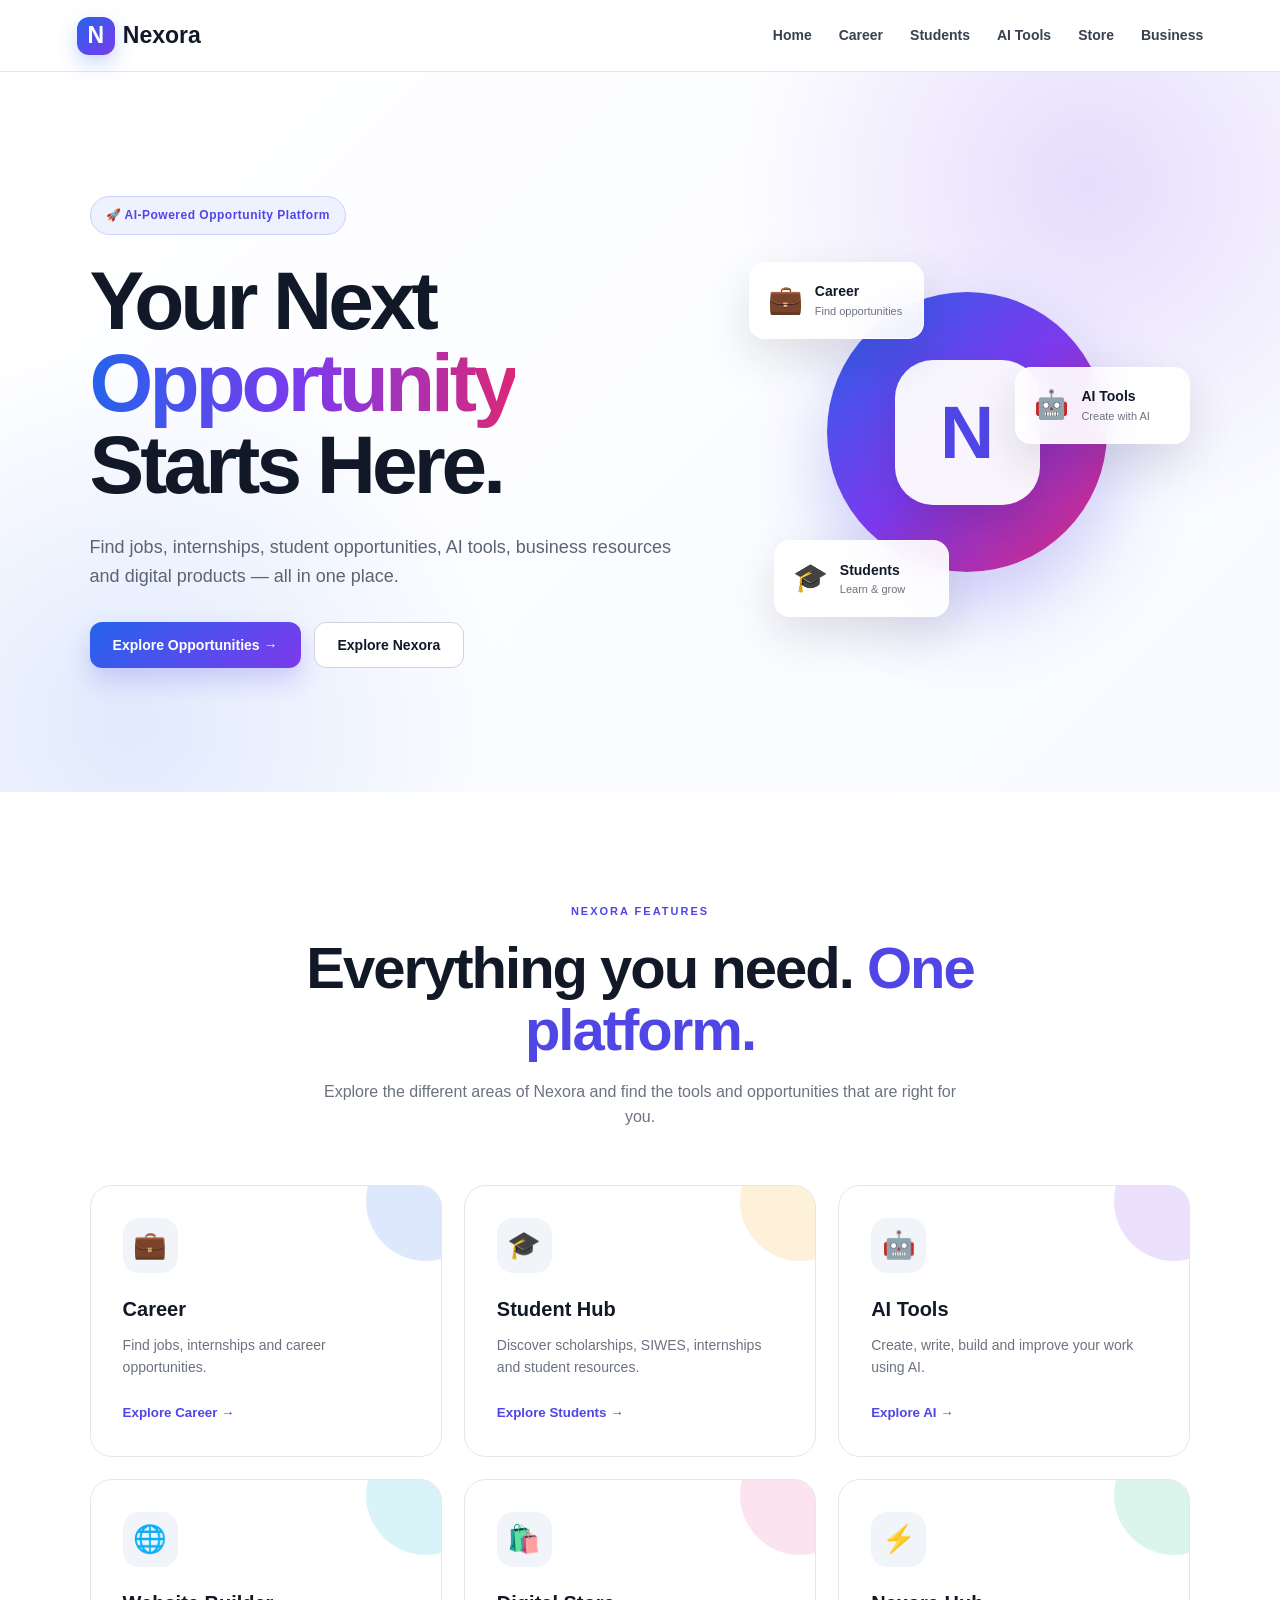
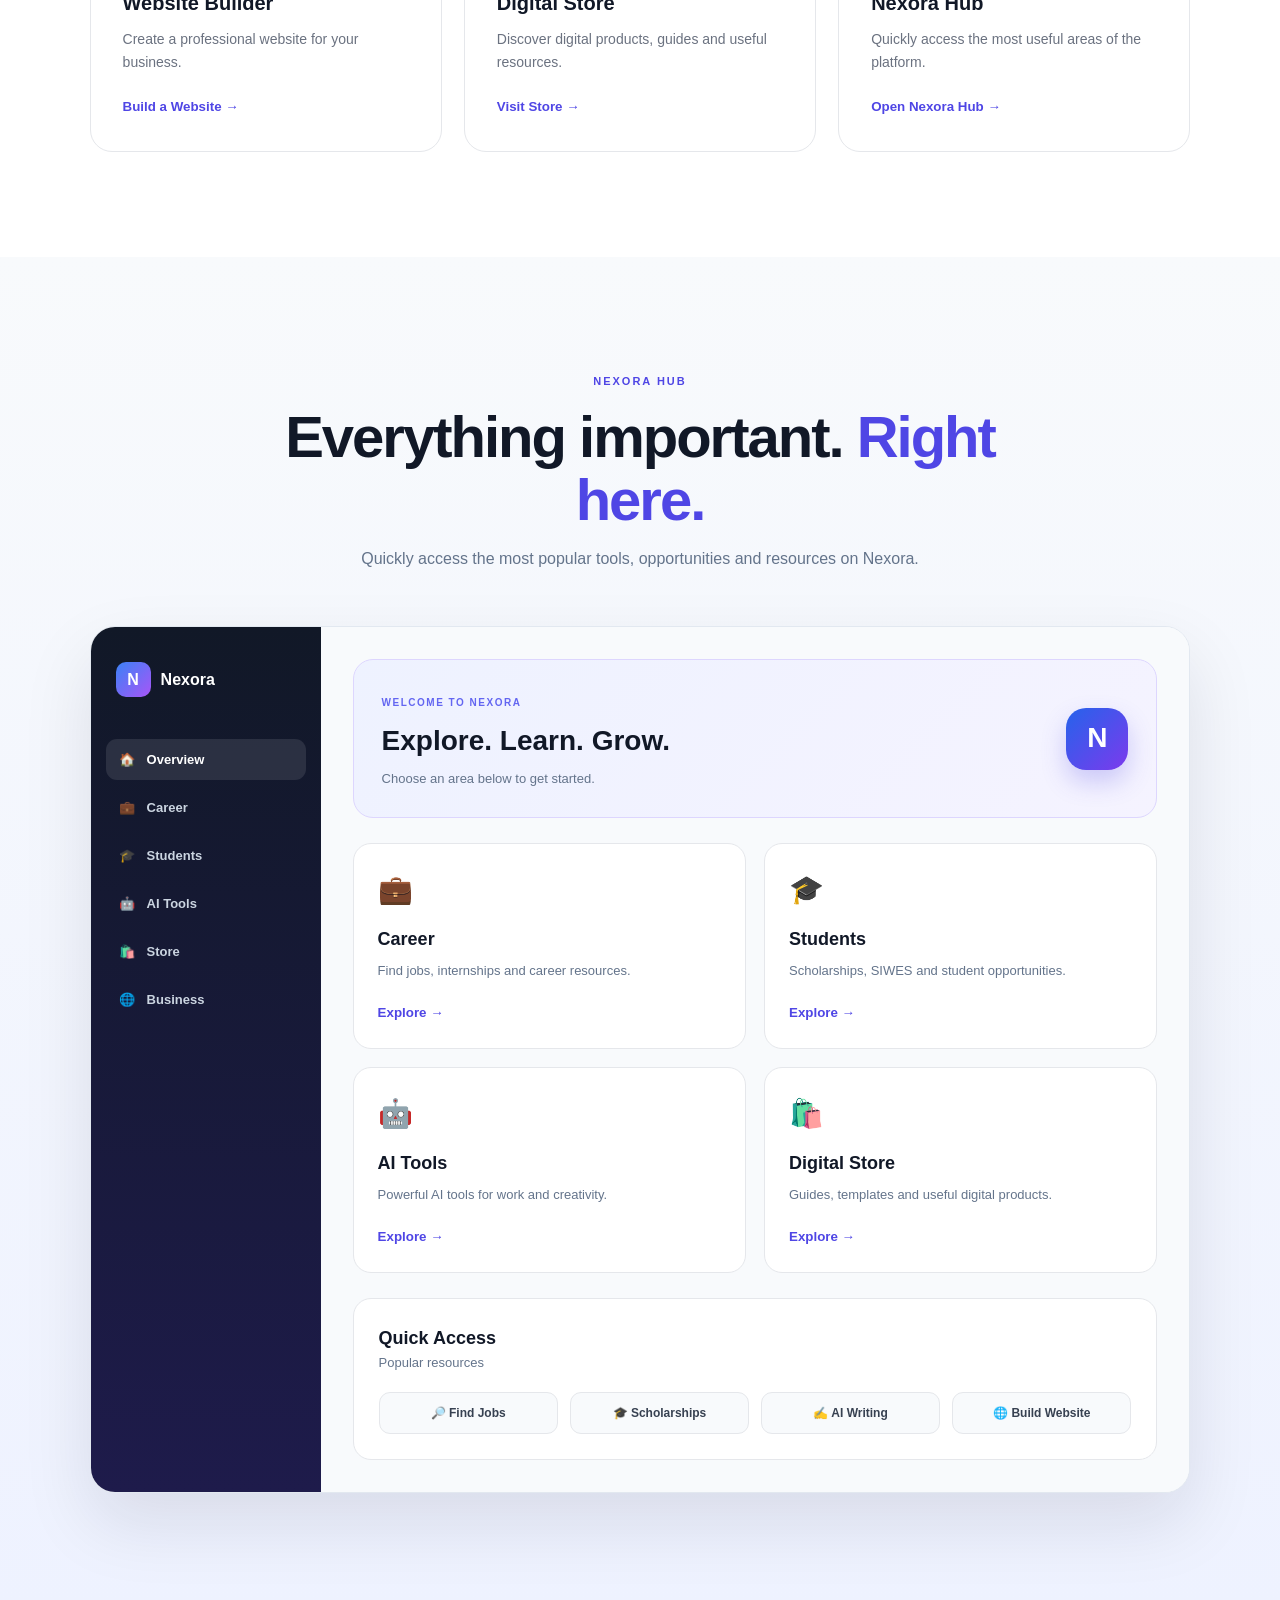
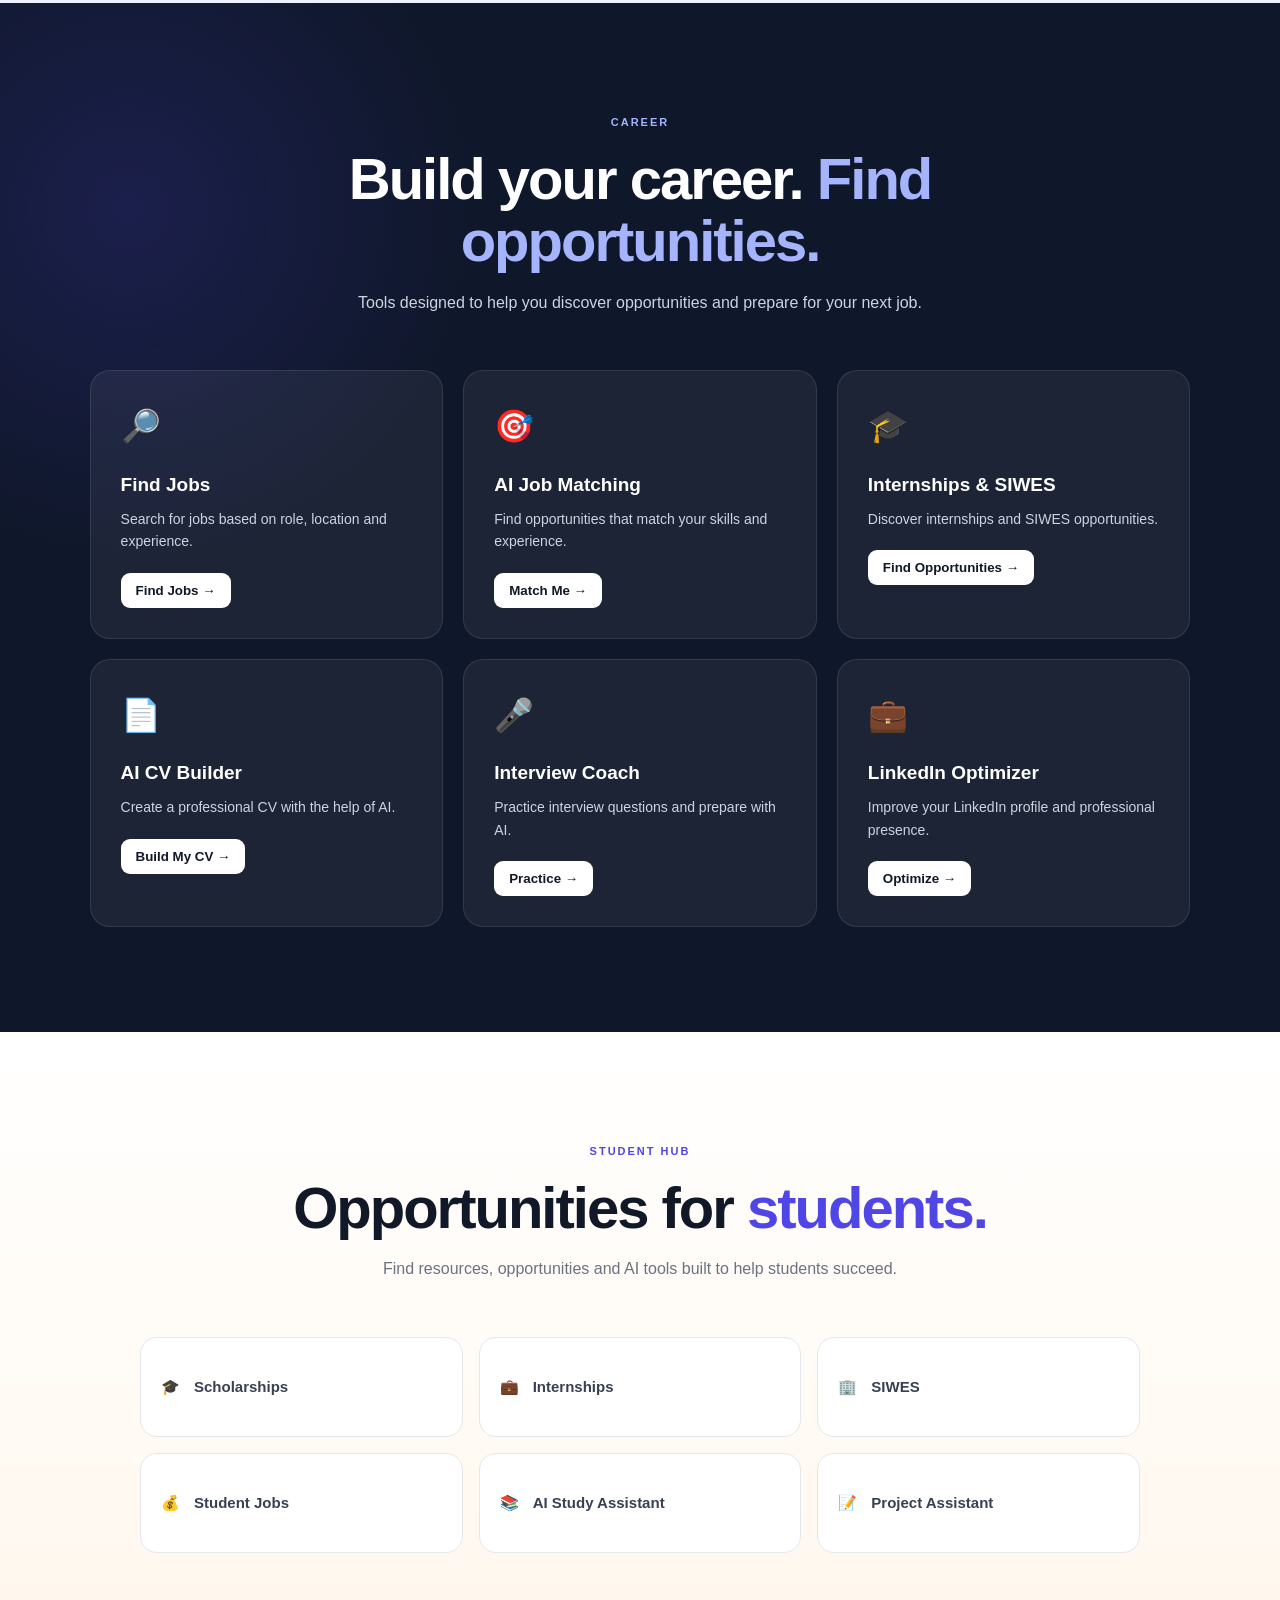
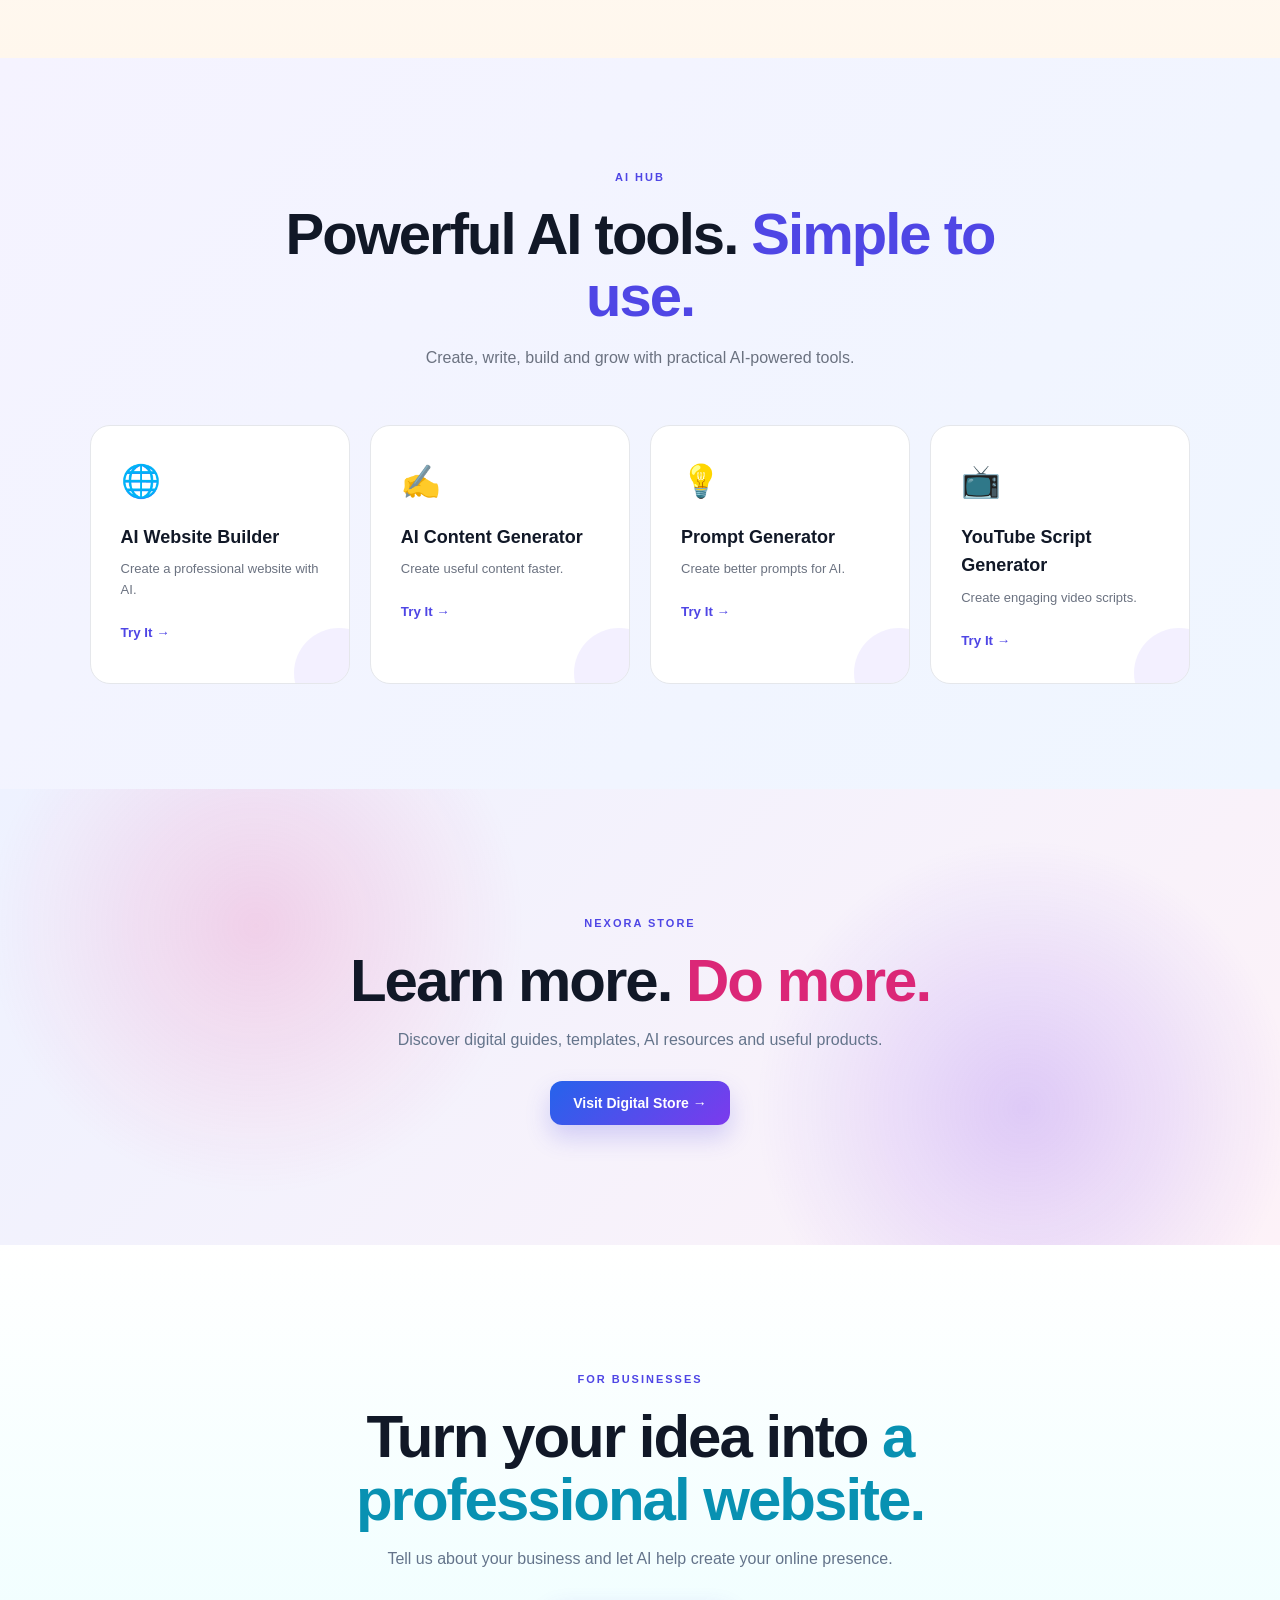
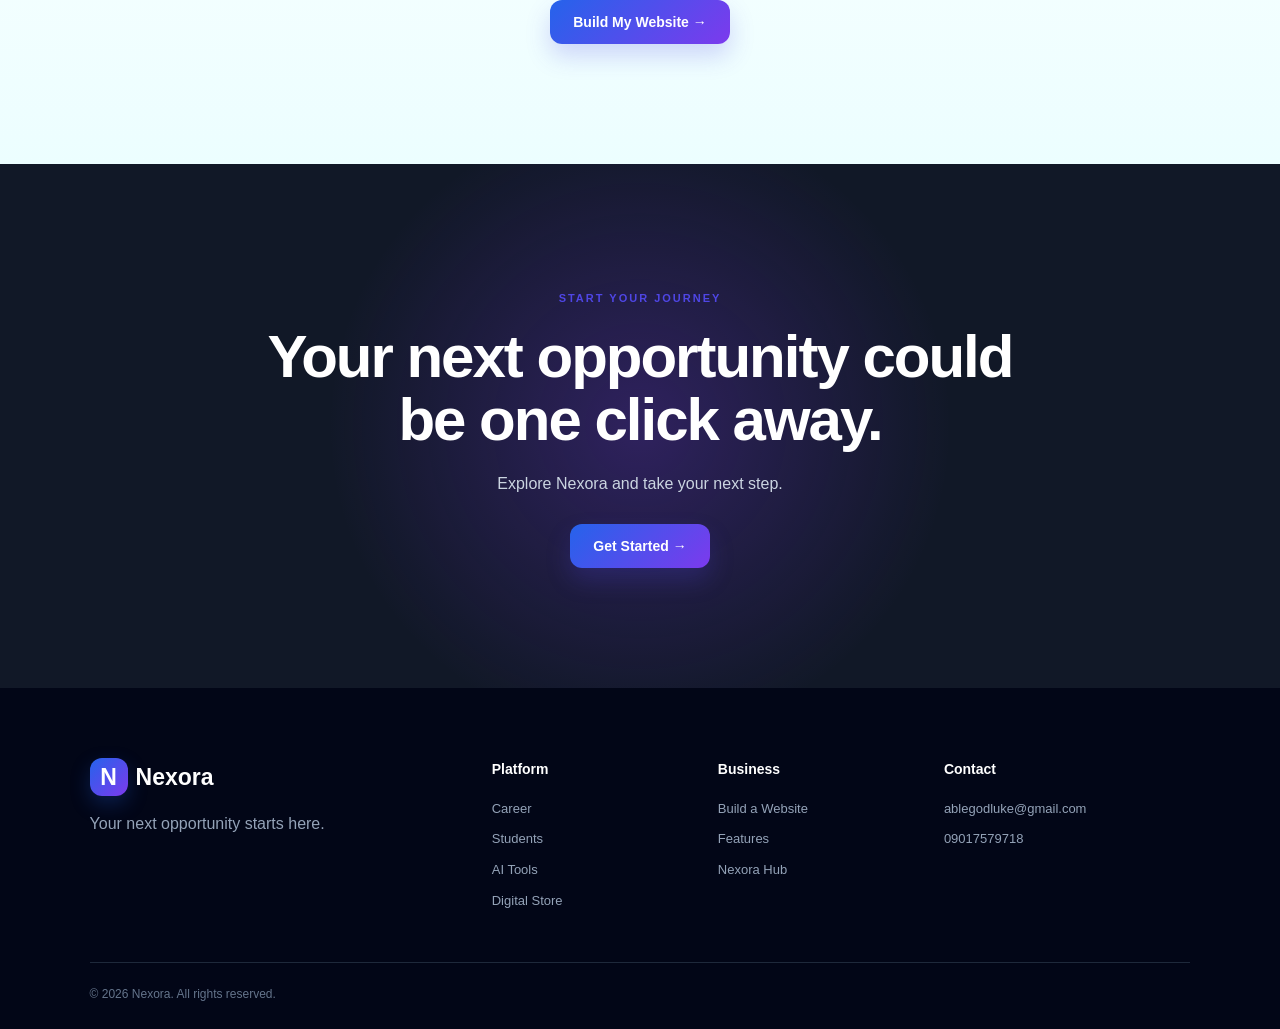
<file: index.html>
<!DOCTYPE html>
<html lang="en">

<head>
    <meta charset="UTF-8">
    <meta name="viewport" content="width=device-width, initial-scale=1.0">

    <title>Nexora — Your Next Opportunity Starts Here</title>

    <meta name="description"
        content="Nexora helps you discover jobs, internships, AI tools, student resources, digital products and business opportunities.">

    <link rel="stylesheet" href="style.css">
</head>


<body>


<!-- =====================================================
     NAVIGATION
===================================================== -->

<header class="navbar">

    <a href="#home" class="logo">
        <span>N</span>
        Nexora
    </a>

    <nav id="navMenu">

        <a href="#home">Home</a>
        <a href="pages/career.html">Career</a>
        <a href="#students">Students</a>
        <a href="#ai-tools">AI Tools</a>
        <a href="#store">Store</a>
        <a href="#business">Business</a>

    </nav>

    <button class="menu-btn" onclick="toggleMenu()">
        ☰
    </button>

</header>



<!-- =====================================================
     MAIN CONTENT
===================================================== -->

<main>


<!-- =====================================================
     1. HERO SECTION
===================================================== -->

<section id="home" class="hero">

    <div class="hero-content">

        <span class="badge">
            🚀 AI-Powered Opportunity Platform
        </span>

        <h1>
            Your Next
            <span>Opportunity</span>
            Starts Here.
        </h1>

        <p>
            Find jobs, internships, student opportunities,
            AI tools, business resources and digital products
            — all in one place.
        </p>


        <div class="hero-buttons">

            <button
                class="primary-btn"
                onclick="scrollToSection('career')">

                Explore Opportunities →

            </button>


            <button
                class="secondary-btn"
                onclick="scrollToSection('features')">

                Explore Nexora

            </button>

        </div>

    </div>


    <div class="hero-visual">

        <div class="hero-circle">
            <span>N</span>
        </div>

        <div class="floating-card floating-card-one">

            <span>💼</span>

            <div>
                <strong>Career</strong>
                <small>Find opportunities</small>
            </div>

        </div>


        <div class="floating-card floating-card-two">

            <span>🤖</span>

            <div>
                <strong>AI Tools</strong>
                <small>Create with AI</small>
            </div>

        </div>


        <div class="floating-card floating-card-three">

            <span>🎓</span>

            <div>
                <strong>Students</strong>
                <small>Learn & grow</small>
            </div>

        </div>

    </div>

</section>



<!-- =====================================================
     2. FEATURES SECTION
===================================================== -->

<section id="features" class="section features-section">

    <div class="section-heading">

        <span class="section-label">
            NEXORA FEATURES
        </span>

        <h2>
            Everything you need.
            <span>One platform.</span>
        </h2>

        <p>
            Explore the different areas of Nexora
            and find the tools and opportunities
            that are right for you.
        </p>

    </div>


    <div class="feature-grid">


        <!-- CAREER -->

        <div class="feature-card career-feature">

            <div class="feature-icon">
                💼
            </div>

            <h3>
                Career
            </h3>

            <p>
                Find jobs, internships and career
                opportunities.
            </p>

            <button onclick="scrollToSection('career')">
                Explore Career →
            </button>

        </div>



        <!-- STUDENTS -->

        <div class="feature-card student-feature">

            <div class="feature-icon">
                🎓
            </div>

            <h3>
                Student Hub
            </h3>

            <p>
                Discover scholarships, SIWES,
                internships and student resources.
            </p>

            <button onclick="scrollToSection('students')">
                Explore Students →
            </button>

        </div>



        <!-- AI -->

        <div class="feature-card ai-feature">

            <div class="feature-icon">
                🤖
            </div>

            <h3>
                AI Tools
            </h3>

            <p>
                Create, write, build and improve
                your work using AI.
            </p>

            <button onclick="scrollToSection('ai-tools')">
                Explore AI →
            </button>

        </div>



        <!-- WEBSITE -->

        <div class="feature-card website-feature">

            <div class="feature-icon">
                🌐
            </div>

            <h3>
                Website Builder
            </h3>

            <p>
                Create a professional website
                for your business.
            </p>

            <button onclick="scrollToSection('business')">
                Build a Website →
            </button>

        </div>



        <!-- STORE -->

        <div class="feature-card store-feature">

            <div class="feature-icon">
                🛍️
            </div>

            <h3>
                Digital Store
            </h3>

            <p>
                Discover digital products,
                guides and useful resources.
            </p>

            <button onclick="scrollToSection('store')">
                Visit Store →
            </button>

        </div>



        <!-- DASHBOARD -->

        <div class="feature-card dashboard-feature">

            <div class="feature-icon">
                ⚡
            </div>

            <h3>
                Nexora Hub
            </h3>

            <p>
                Quickly access the most useful
                areas of the platform.
            </p>

            <button onclick="scrollToSection('dashboard')">
                Open Nexora Hub →
            </button>

        </div>

    </div>

</section>



<!-- =====================================================
     3. NEXORA HUB / DASHBOARD
===================================================== -->

<section id="dashboard" class="dashboard-section">

    <div class="dashboard-heading">

        <span class="section-label">
            NEXORA HUB
        </span>

        <h2>
            Everything important.
            <span>Right here.</span>
        </h2>

        <p>
            Quickly access the most popular tools,
            opportunities and resources on Nexora.
        </p>

    </div>


    <div class="dashboard-container">


        <!-- SIDEBAR -->

        <aside class="dashboard-sidebar">

            <div class="dashboard-brand">

                <span>N</span>

                <strong>
                    Nexora
                </strong>

            </div>


            <button
                class="dashboard-link active"
                onclick="scrollToSection('dashboard')">

                🏠
                <span>Overview</span>

            </button>


            <button
                class="dashboard-link"
                onclick="scrollToSection('career')">

                💼
                <span>Career</span>

            </button>


            <button
                class="dashboard-link"
                onclick="scrollToSection('students')">

                🎓
                <span>Students</span>

            </button>


            <button
                class="dashboard-link"
                onclick="scrollToSection('ai-tools')">

                🤖
                <span>AI Tools</span>

            </button>


            <button
                class="dashboard-link"
                onclick="scrollToSection('store')">

                🛍️
                <span>Store</span>

            </button>


            <button
                class="dashboard-link"
                onclick="scrollToSection('business')">

                🌐
                <span>Business</span>

            </button>

        </aside>



        <!-- DASHBOARD CONTENT -->

        <div class="dashboard-content">


            <!-- DASHBOARD WELCOME -->

            <div class="dashboard-welcome">

                <div>

                    <span>
                        WELCOME TO NEXORA
                    </span>

                    <h3>
                        Explore. Learn. Grow.
                    </h3>

                    <p>
                        Choose an area below to get started.
                    </p>

                </div>

                <div class="dashboard-n-icon">
                    N
                </div>

            </div>



            <!-- DASHBOARD CARDS -->

            <div class="dashboard-grid">


                <div class="dashboard-card">

                    <span class="dashboard-card-icon">
                        💼
                    </span>

                    <h3>
                        Career
                    </h3>

                    <p>
                        Find jobs, internships and
                        career resources.
                    </p>

                    <button onclick="scrollToSection('career')">
                        Explore →
                    </button>

                </div>



                <div class="dashboard-card">

                    <span class="dashboard-card-icon">
                        🎓
                    </span>

                    <h3>
                        Students
                    </h3>

                    <p>
                        Scholarships, SIWES and
                        student opportunities.
                    </p>

                    <button onclick="scrollToSection('students')">
                        Explore →
                    </button>

                </div>



                <div class="dashboard-card">

                    <span class="dashboard-card-icon">
                        🤖
                    </span>

                    <h3>
                        AI Tools
                    </h3>

                    <p>
                        Powerful AI tools for
                        work and creativity.
                    </p>

                    <button onclick="scrollToSection('ai-tools')">
                        Explore →
                    </button>

                </div>



                <div class="dashboard-card">

                    <span class="dashboard-card-icon">
                        🛍️
                    </span>

                    <h3>
                        Digital Store
                    </h3>

                    <p>
                        Guides, templates and
                        useful digital products.
                    </p>

                    <button onclick="scrollToSection('store')">
                        Explore →
                    </button>

                </div>


            </div>



            <!-- QUICK ACCESS -->

            <div class="quick-access">

                <div class="quick-access-heading">

                    <h3>
                        Quick Access
                    </h3>

                    <p>
                        Popular resources
                    </p>

                </div>


                <div class="quick-access-grid">

                    <button onclick="scrollToSection('career')">
                        🔎 Find Jobs
                    </button>

                    <button onclick="scrollToSection('students')">
                        🎓 Scholarships
                    </button>

                    <button onclick="scrollToSection('ai-tools')">
                        ✍️ AI Writing
                    </button>

                    <button onclick="scrollToSection('business')">
                        🌐 Build Website
                    </button>

                </div>

            </div>

        </div>

    </div>

</section>



<!-- =====================================================
     4. CAREER SECTION
===================================================== -->

<section id="career" class="section career-section dark-section">

    <div class="section-heading light">

        <span class="section-label">
            CAREER
        </span>

        <h2>
            Build your career.
            <span>Find opportunities.</span>
        </h2>

        <p>
            Tools designed to help you discover
            opportunities and prepare for your next job.
        </p>

    </div>


    <div class="career-grid">


        <div class="career-card">

            <div class="career-icon">
                🔎
            </div>

            <h3>
                Find Jobs
            </h3>

            <p>
                Search for jobs based on role,
                location and experience.
            </p>

            <button onclick="showMessage('Job Search will be connected soon')">
                Find Jobs →
            </button>

        </div>



        <div class="career-card">

            <div class="career-icon">
                🎯
            </div>

            <h3>
                AI Job Matching
            </h3>

            <p>
                Find opportunities that match
                your skills and experience.
            </p>

            <button onclick="showMessage('AI Job Matching will be connected soon')">
                Match Me →
            </button>

        </div>



        <div class="career-card">

            <div class="career-icon">
                🎓
            </div>

            <h3>
                Internships & SIWES
            </h3>

            <p>
                Discover internships and
                SIWES opportunities.
            </p>

            <button onclick="showMessage('Internship Search will be connected soon')">
                Find Opportunities →
            </button>

        </div>



        <div class="career-card">

            <div class="career-icon">
                📄
            </div>

            <h3>
                AI CV Builder
            </h3>

            <p>
                Create a professional CV
                with the help of AI.
            </p>

            <button
                onclick="window.location.href='pages/cv-builder.html'">

                Build My CV →

            </button>

        </div>



        <div class="career-card">

            <div class="career-icon">
                🎤
            </div>

            <h3>
                Interview Coach
            </h3>

            <p>
                Practice interview questions
                and prepare with AI.
            </p>

            <button onclick="showMessage('Interview Coach will be connected soon')">
                Practice →
            </button>

        </div>



        <div class="career-card">

            <div class="career-icon">
                💼
            </div>

            <h3>
                LinkedIn Optimizer
            </h3>

            <p>
                Improve your LinkedIn profile
                and professional presence.
            </p>

            <button onclick="showMessage('LinkedIn Optimizer will be connected soon')">
                Optimize →
            </button>

        </div>

    </div>

</section>



<!-- =====================================================
     5. STUDENT SECTION
===================================================== -->

<section id="students" class="section students-section">

    <div class="section-heading">

        <span class="section-label">
            STUDENT HUB
        </span>

        <h2>
            Opportunities for
            <span>students.</span>
        </h2>

        <p>
            Find resources, opportunities and
            AI tools built to help students succeed.
        </p>

    </div>


    <div class="student-options">

        <button onclick="showMessage('Scholarships will be connected soon')">
            🎓
            <span>Scholarships</span>
        </button>


        <button onclick="showMessage('Internships will be connected soon')">
            💼
            <span>Internships</span>
        </button>


        <button onclick="showMessage('SIWES opportunities will be connected soon')">
            🏢
            <span>SIWES</span>
        </button>


        <button onclick="showMessage('Student jobs will be connected soon')">
            💰
            <span>Student Jobs</span>
        </button>


        <button onclick="showMessage('Study Assistant will be connected soon')">
            📚
            <span>AI Study Assistant</span>
        </button>


        <button onclick="showMessage('Project Assistant will be connected soon')">
            📝
            <span>Project Assistant</span>
        </button>

    </div>

</section>



<!-- =====================================================
     6. AI TOOLS SECTION
===================================================== -->

<section id="ai-tools" class="section ai-section">

    <div class="section-heading">

        <span class="section-label">
            AI HUB
        </span>

        <h2>
            Powerful AI tools.
            <span>Simple to use.</span>
        </h2>

        <p>
            Create, write, build and grow
            with practical AI-powered tools.
        </p>

    </div>


    <div class="ai-grid">


        <div class="ai-card">

            <span class="ai-icon">
                🌐
            </span>

            <h3>
                AI Website Builder
            </h3>

            <p>
                Create a professional website
                with AI.
            </p>

            <button onclick="showMessage('AI Website Builder coming soon')">
                Try It →
            </button>

        </div>



        <div class="ai-card">

            <span class="ai-icon">
                ✍️
            </span>

            <h3>
                AI Content Generator
            </h3>

            <p>
                Create useful content faster.
            </p>

            <button onclick="showMessage('AI Content Generator coming soon')">
                Try It →
            </button>

        </div>



        <div class="ai-card">

            <span class="ai-icon">
                💡
            </span>

            <h3>
                Prompt Generator
            </h3>

            <p>
                Create better prompts for AI.
            </p>

            <button onclick="showMessage('Prompt Generator coming soon')">
                Try It →
            </button>

        </div>



        <div class="ai-card">

            <span class="ai-icon">
                📺
            </span>

            <h3>
                YouTube Script Generator
            </h3>

            <p>
                Create engaging video scripts.
            </p>

            <button onclick="showMessage('YouTube Script Generator coming soon')">
                Try It →
            </button>

        </div>

    </div>

</section>



<!-- =====================================================
     7. STORE SECTION
===================================================== -->

<section id="store" class="store-section">

    <div class="store-content">

        <span class="section-label">
            NEXORA STORE
        </span>

        <h2>
            Learn more.
            <span>Do more.</span>
        </h2>

        <p>
            Discover digital guides, templates,
            AI resources and useful products.
        </p>

        <button
            class="primary-btn"
            onclick="showMessage('Digital Store will be connected soon')">

            Visit Digital Store →

        </button>

    </div>

</section>



<!-- =====================================================
     8. BUSINESS SECTION
===================================================== -->

<section id="business" class="business-section">

    <div class="business-content">

        <span class="section-label">
            FOR BUSINESSES
        </span>

        <h2>
            Turn your idea into
            <span>a professional website.</span>
        </h2>

        <p>
            Tell us about your business and
            let AI help create your online presence.
        </p>

        <button
            class="primary-btn"
            onclick="showMessage('Website Builder will be connected soon')">

            Build My Website →

        </button>

    </div>

</section>



<!-- =====================================================
     9. FINAL CTA
===================================================== -->

<section class="final-cta">

    <div class="final-cta-content">

        <span class="section-label">
            START YOUR JOURNEY
        </span>

        <h2>
            Your next opportunity
            could be one click away.
        </h2>

        <p>
            Explore Nexora and take your next step.
        </p>

        <button
            class="primary-btn"
            onclick="scrollToSection('career')">

            Get Started →

        </button>

    </div>

</section>


</main>



<!-- =====================================================
     FOOTER
===================================================== -->

<footer>

    <div class="footer-main">


        <div class="footer-brand">

            <a href="#home" class="logo">

                <span>N</span>

                Nexora

            </a>

            <p>
                Your next opportunity starts here.
            </p>

        </div>



        <div class="footer-column">

            <h4>
                Platform
            </h4>

            <a href="#career">
                Career
            </a>

            <a href="#students">
                Students
            </a>

            <a href="#ai-tools">
                AI Tools
            </a>

            <a href="#store">
                Digital Store
            </a>

        </div>



        <div class="footer-column">

            <h4>
                Business
            </h4>

            <a href="#business">
                Build a Website
            </a>

            <a href="#features">
                Features
            </a>

            <a href="#dashboard">
                Nexora Hub
            </a>

        </div>



        <div class="footer-column">

            <h4>
                Contact
            </h4>

            <a href="mailto:ablegodluke@gmail.com">
                ablegodluke@gmail.com
            </a>

            <a href="tel:09017579718">
                09017579718
            </a>

        </div>

    </div>


    <div class="copyright">

        © 2026 Nexora.
        All rights reserved.

    </div>

</footer>



<!-- =====================================================
     JAVASCRIPT
===================================================== -->

<script src="script.js"></script>

</body>

</html>
</file>
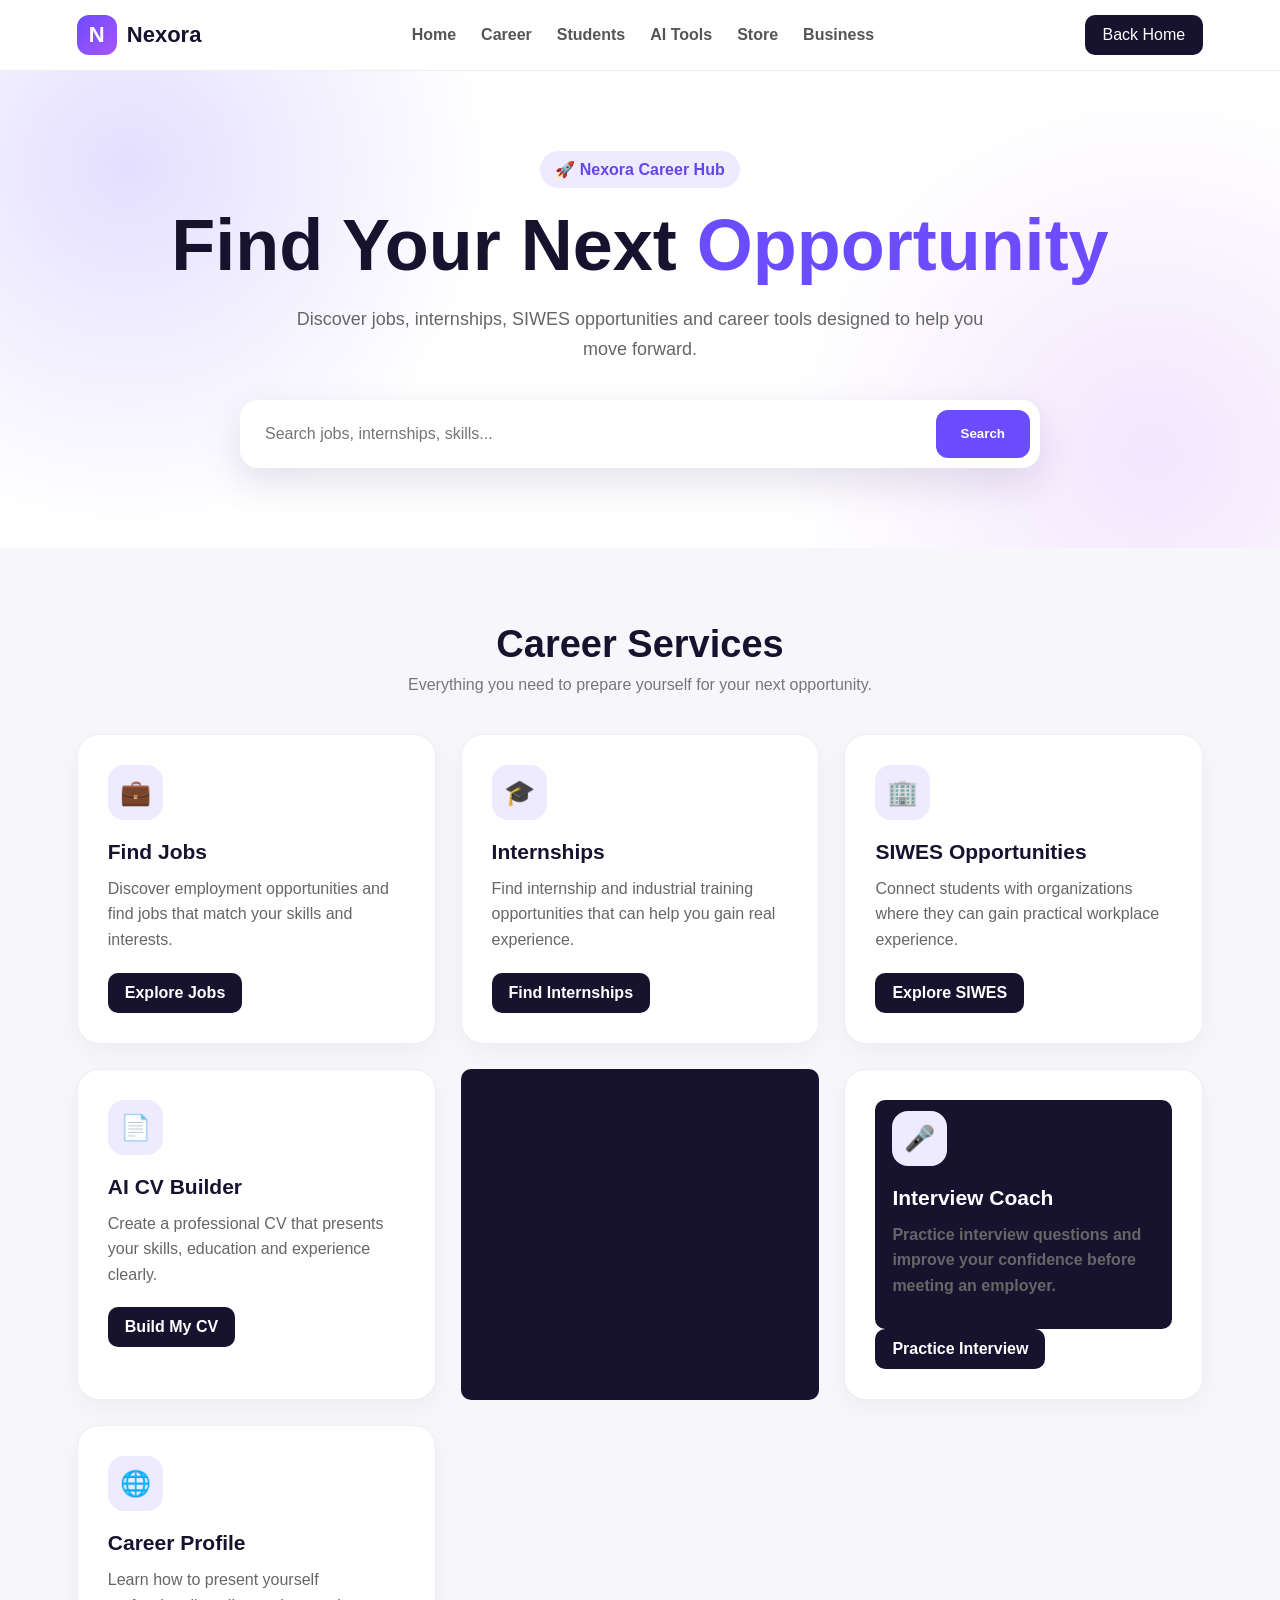
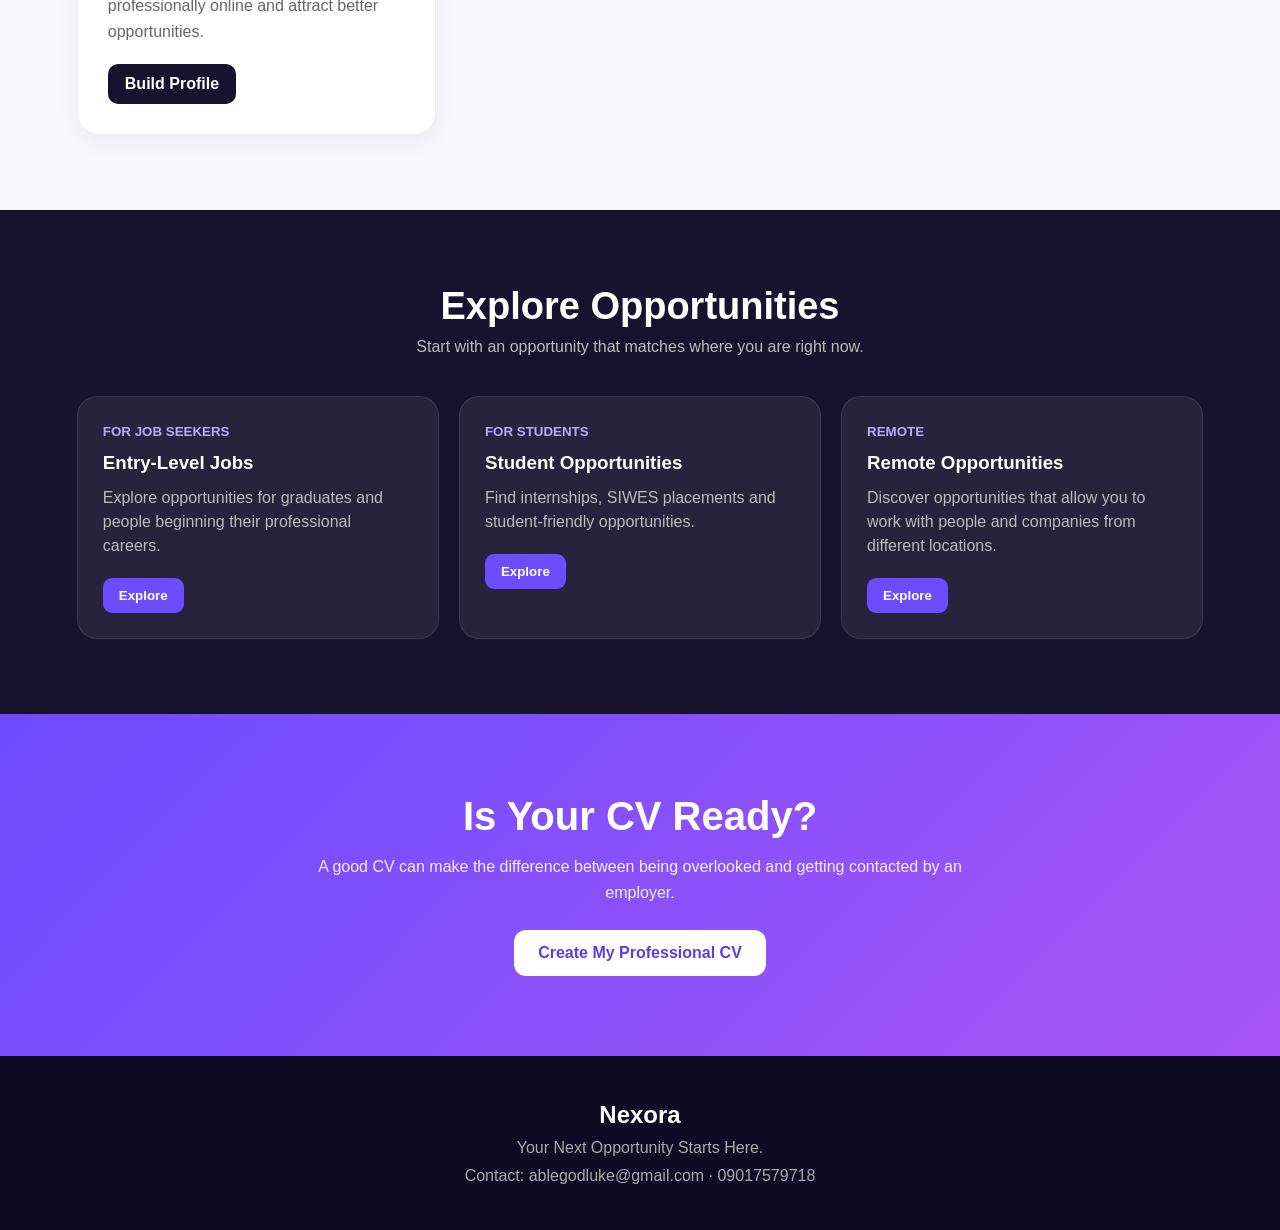
<file: pages/Career.html>
<!DOCTYPE html>
<html lang="en">
<head>
    <meta charset="UTF-8">
    <meta name="viewport" content="width=device-width, initial-scale=1.0">

    <title>Nexora Career Hub</title>

    <style>
        * {
            margin: 0;
            padding: 0;
            box-sizing: border-box;
        }

        html {
            scroll-behavior: smooth;
        }

        body {
            font-family: Arial, Helvetica, sans-serif;
            background: #f7f7fb;
            color: #17132f;
        }

        a {
            text-decoration: none;
            color: inherit;
        }

        /* NAVBAR */

        .navbar {
            position: sticky;
            top: 0;
            z-index: 1000;
            background: rgba(255,255,255,0.95);
            backdrop-filter: blur(15px);
            border-bottom: 1px solid #eee;
            padding: 15px 6%;
            display: flex;
            align-items: center;
            justify-content: space-between;
        }

        .logo {
            display: flex;
            align-items: center;
            gap: 10px;
            font-size: 22px;
            font-weight: 800;
        }

        .logo span {
            width: 40px;
            height: 40px;
            border-radius: 12px;
            display: flex;
            align-items: center;
            justify-content: center;
            background: linear-gradient(135deg, #6c4cff, #a855f7);
            color: white;
        }

        .nav-links {
            display: flex;
            gap: 25px;
            align-items: center;
        }

        .nav-links a {
            font-weight: 600;
            color: #555;
        }

        .nav-links a:hover {
            color: #6c4cff;
        }

        .home-btn {
            padding: 11px 18px;
            border-radius: 10px;
            background: #17132f;
            color: white !important;
        }

        /* HERO */

        .hero {
            padding: 80px 6%;
            background:
                radial-gradient(circle at 10% 20%, rgba(108,76,255,.18), transparent 30%),
                radial-gradient(circle at 90% 80%, rgba(168,85,247,.15), transparent 30%),
                white;
            text-align: center;
        }

        .badge {
            display: inline-block;
            padding: 9px 15px;
            border-radius: 30px;
            background: #eeeaff;
            color: #6546e8;
            font-weight: 700;
            margin-bottom: 20px;
        }

        .hero h1 {
            font-size: clamp(40px, 6vw, 72px);
            line-height: 1.05;
            margin-bottom: 20px;
        }

        .hero h1 span {
            color: #6c4cff;
        }

        .hero p {
            max-width: 700px;
            margin: auto;
            color: #666;
            font-size: 18px;
            line-height: 1.7;
        }

        /* SEARCH */

        .search-box {
            max-width: 800px;
            margin: 35px auto 0;
            background: white;
            padding: 10px;
            border-radius: 18px;
            box-shadow: 0 15px 40px rgba(30,20,80,.12);
            display: flex;
            gap: 10px;
        }

        .search-box input {
            flex: 1;
            border: none;
            outline: none;
            padding: 15px;
            font-size: 16px;
        }

        .search-box button {
            border: none;
            background: #6c4cff;
            color: white;
            padding: 0 25px;
            border-radius: 12px;
            font-weight: 700;
            cursor: pointer;
        }

        /* SECTION */

        .section {
            padding: 75px 6%;
        }

        .section-heading {
            text-align: center;
            margin-bottom: 40px;
        }

        .section-heading h2 {
            font-size: 38px;
            margin-bottom: 10px;
        }

        .section-heading p {
            color: #777;
        }

        /* CAREER CARDS */

        .career-grid {
            display: grid;
            grid-template-columns: repeat(3, 1fr);
            gap: 25px;
            max-width: 1200px;
            margin: auto;
        }

        .career-card {
            background: white;
            padding: 30px;
            border-radius: 22px;
            border: 1px solid #eee;
            transition: .3s;
            box-shadow: 0 8px 25px rgba(0,0,0,.04);
        }

        .career-card:hover {
            transform: translateY(-8px);
            box-shadow: 0 20px 45px rgba(80,50,180,.12);
        }

        .icon {
            width: 55px;
            height: 55px;
            border-radius: 16px;
            background: #eeeaff;
            display: flex;
            align-items: center;
            justify-content: center;
            font-size: 25px;
            margin-bottom: 20px;
        }

        .career-card h3 {
            margin-bottom: 12px;
            font-size: 21px;
        }

        .career-card p {
            color: #666;
            line-height: 1.6;
            margin-bottom: 20px;
        }

        .card-btn {
            display: inline-block;
            padding: 11px 17px;
            background: #17132f;
            color: white;
            border-radius: 10px;
            font-weight: 700;
        }

        /* FEATURED */

        .featured {
            background: #17132f;
            color: white;
        }

        .featured .section-heading p {
            color: #bbb;
        }

        .opportunity-grid {
            max-width: 1200px;
            margin: auto;
            display: grid;
            grid-template-columns: repeat(3, 1fr);
            gap: 20px;
        }

        .opportunity {
            background: rgba(255,255,255,.07);
            border: 1px solid rgba(255,255,255,.1);
            border-radius: 20px;
            padding: 25px;
        }

        .opportunity small {
            color: #b9aaff;
            font-weight: 700;
        }

        .opportunity h3 {
            margin: 12px 0;
        }

        .opportunity p {
            color: #bbb;
            line-height: 1.5;
            margin-bottom: 20px;
        }

        .opportunity button {
            border: none;
            padding: 10px 16px;
            border-radius: 9px;
            background: #6c4cff;
            color: white;
            font-weight: 700;
            cursor: pointer;
        }

        /* CV CTA */

        .cv-section {
            padding: 80px 6%;
            background: linear-gradient(135deg, #6c4cff, #a855f7);
            color: white;
            text-align: center;
        }

        .cv-section h2 {
            font-size: 40px;
            margin-bottom: 15px;
        }

        .cv-section p {
            max-width: 650px;
            margin: 0 auto 25px;
            line-height: 1.6;
            opacity: .9;
        }

        .cv-btn {
            display: inline-block;
            background: white;
            color: #5d3de0;
            padding: 14px 24px;
            border-radius: 12px;
            font-weight: 800;
        }

        /* FOOTER */

        footer {
            background: #0f0b24;
            color: white;
            padding: 45px 6%;
            text-align: center;
        }

        footer p {
            color: #aaa;
            margin-top: 10px;
        }

        /* MOBILE */

        @media (max-width: 850px) {

            .nav-links {
                display: none;
            }

            .career-grid,
            .opportunity-grid {
                grid-template-columns: 1fr;
            }

            .hero {
                padding: 60px 5%;
            }

            .search-box {
                flex-direction: column;
            }

            .search-box button {
                padding: 14px;
            }

            .section {
                padding: 60px 5%;
            }

        }

    </style>
</head>

<body>

    <!-- NAVBAR -->

    <header class="navbar">

        <a href="../index.html" class="logo">
            <span>N</span>
            Nexora
        </a>

        <nav class="nav-links">
            <a href="../index.html">Home</a>
            <a href="career.html">Career</a>
            <a href="../index.html#students">Students</a>
            <a href="../index.html#ai-tools">AI Tools</a>
            <a href="../index.html#store">Store</a>
            <a href="../index.html#business">Business</a>
        </nav>

        <a href="../index.html" class="home-btn">
            Back Home
        </a>

    </header>


    <!-- HERO -->

    <section class="hero">

        <div class="badge">
            🚀 Nexora Career Hub
        </div>

        <h1>
            Find Your Next <span>Opportunity</span>
        </h1>

        <p>
            Discover jobs, internships, SIWES opportunities and career tools
            designed to help you move forward.
        </p>

        <div class="search-box">

            <input
                type="text"
                id="careerSearch"
                placeholder="Search jobs, internships, skills..."
            >

            <button onclick="searchCareer()">
                Search
            </button>

        </div>

    </section>


    <!-- CAREER SERVICES -->

    <section class="section">

        <div class="section-heading">

            <h2>Career Services</h2>

            <p>
                Everything you need to prepare yourself for your next opportunity.
            </p>

        </div>


        <div class="career-grid">

            <div class="career-card">

                <div class="icon">💼</div>

                <h3>Find Jobs</h3>

                <p>
                    Discover employment opportunities and find jobs that match
                    your skills and interests.
                </p>

            <a href="jobs.html" class="card-btn">
    Explore Jobs
            </a>

            </div>


            <div class="career-card">

                <div class="icon">🎓</div>

                <h3>Internships</h3>

                <p>
                    Find internship and industrial training opportunities that
                    can help you gain real experience.
                </p>

              <a href="internships.html" class="card-btn">
    Find Internships
              </a>

            </div>


            <div class="career-card">

                <div class="icon">🏢</div>

                <h3>SIWES Opportunities</h3>

                <p>
                    Connect students with organizations where they can gain
                    practical workplace experience.
                </p>

                <a href="internships.html" class="card-btn">
    Explore SIWES
                </a>

            </div>


            <div class="career-card">

                <div class="icon">📄</div>

                <h3>AI CV Builder</h3>

                <p>
                    Create a professional CV that presents your skills,
                    education and experience clearly.
                </p>

                <a href="./cv-builder.html" class="card-btn">
                    Build My CV
                </>

            </div>


            <div class="career-card">

                <div class="icon">🎤</div>

                <h3>Interview Coach</h3>

                <p>
                    Practice interview questions and improve your confidence
                    before meeting an employer.
                </p>

                <a href="#" class="card-btn">
                    Practice Interview
                </a>

            </div>


            <div class="career-card">

                <div class="icon">🌐</div>

                <h3>Career Profile</h3>

                <p>
                    Learn how to present yourself professionally online and
                    attract better opportunities.
                </p>

                <a href="#" class="card-btn">
                    Build Profile
                </a>

            </div>

        </div>

    </section>


    <!-- OPPORTUNITIES -->

    <section class="section featured">

        <div class="section-heading">

            <h2>Explore Opportunities</h2>

            <p>
                Start with an opportunity that matches where you are right now.
            </p>

        </div>


        <div class="opportunity-grid">

            <div class="opportunity">

                <small>FOR JOB SEEKERS</small>

                <h3>Entry-Level Jobs</h3>

                <p>
                    Explore opportunities for graduates and people beginning
                    their professional careers.
                </p>

                <button onclick="showComingSoon()">
                    Explore
                </button>

            </div>


            <div class="opportunity">

                <small>FOR STUDENTS</small>

                <h3>Student Opportunities</h3>

                <p>
                    Find internships, SIWES placements and student-friendly
                    opportunities.
                </p>

                <button onclick="showComingSoon()">
                    Explore
                </button>

            </div>


            <div class="opportunity">

                <small>REMOTE</small>

                <h3>Remote Opportunities</h3>

                <p>
                    Discover opportunities that allow you to work with people
                    and companies from different locations.
                </p>

                <button onclick="showComingSoon()">
                    Explore
                </button>

            </div>

        </div>

    </section>


    <!-- CV CTA -->

    <section class="cv-section">

        <h2>Is Your CV Ready?</h2>

        <p>
            A good CV can make the difference between being overlooked and
            getting contacted by an employer.
        </p>

        <a href="cv-builder.html" class="cv-btn">
            Create My Professional CV
        </a>

    </section>


    <!-- FOOTER -->

    <footer>

        <h2>Nexora</h2>

        <p>
            Your Next Opportunity Starts Here.
        </p>

        <p>
            Contact: ablegodluke@gmail.com · 09017579718
        </p>

    </footer>


    <script>

        function searchCareer() {

            const search =
                document.getElementById("careerSearch").value.trim();

            if (!search) {
                alert("Please enter what you are looking for.");
                return;
            }

            alert(
                "Nexora is searching for opportunities related to: " + search
            );
        }


        function showComingSoon() {

            alert(
                "This opportunity section is coming soon. Nexora is building it for you."
            );

        }

    </script>

</body>
</html>
</file>
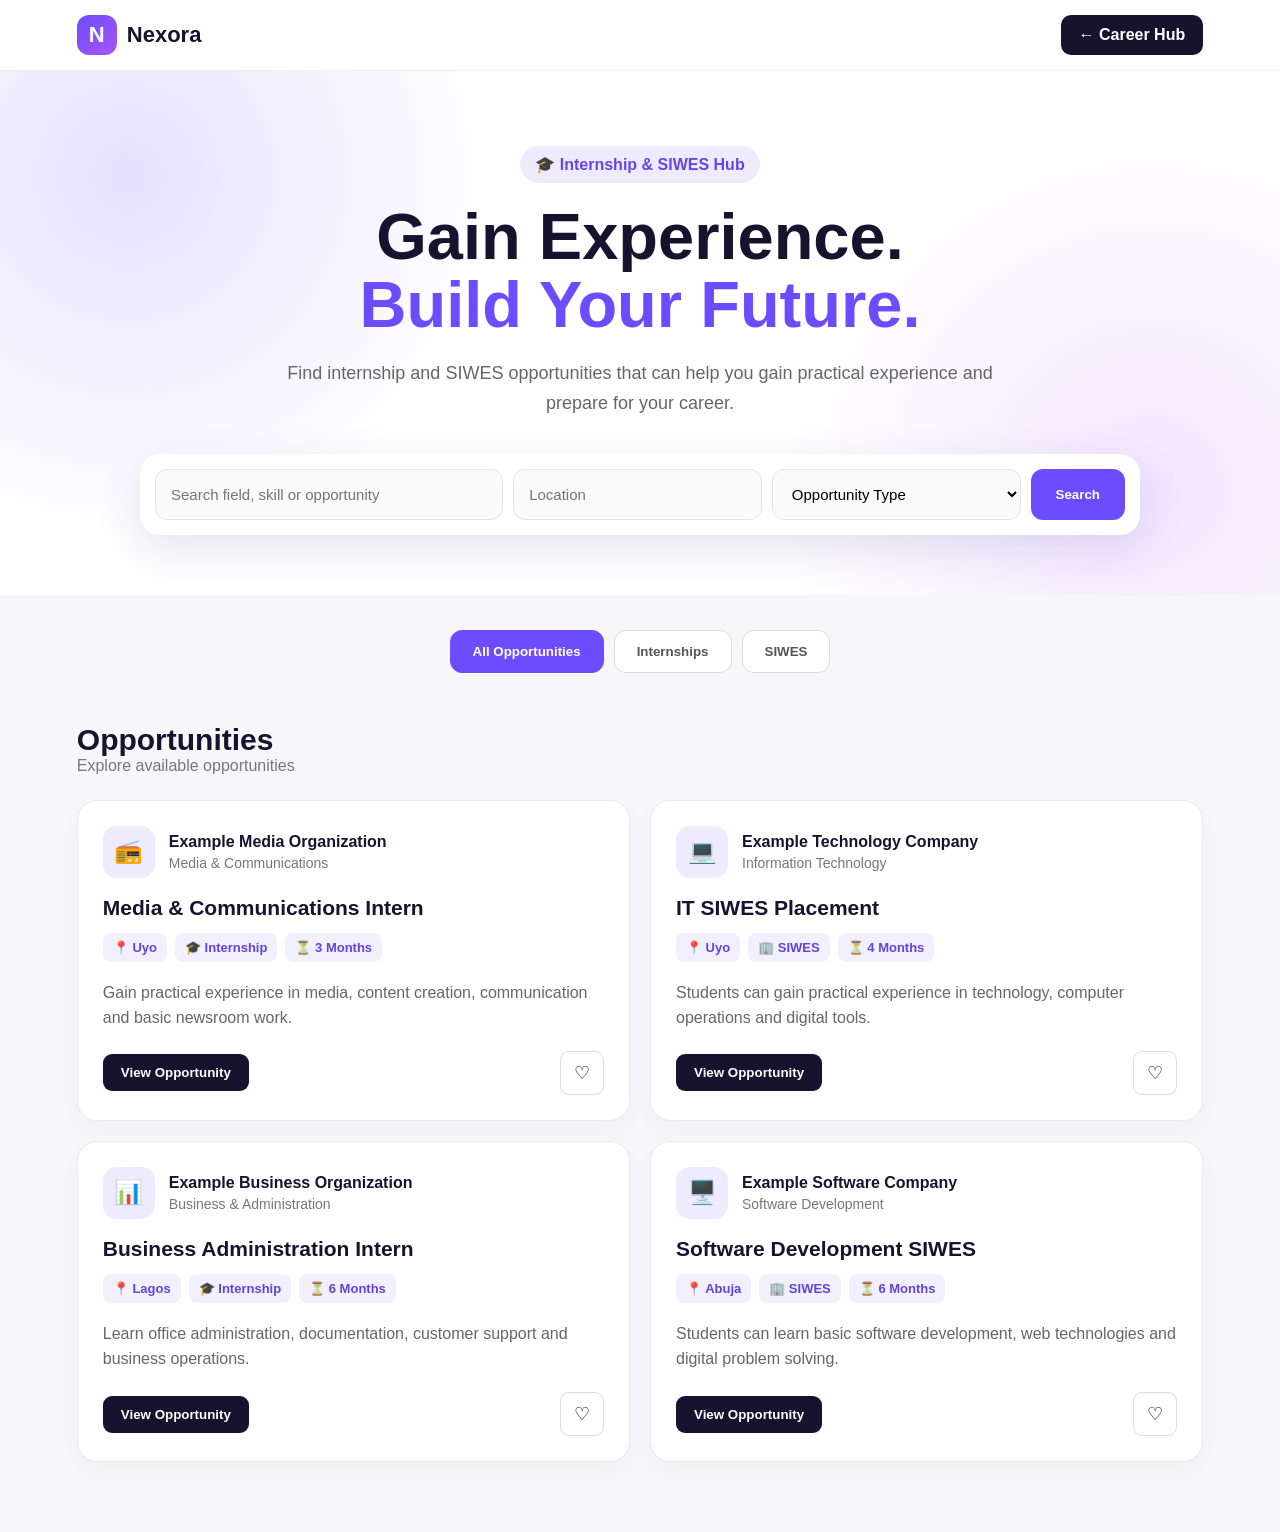
<file: pages/internships.html>
<!DOCTYPE html>
<html lang="en">
<head>
    <meta charset="UTF-8">
    <meta name="viewport" content="width=device-width, initial-scale=1.0">

    <title>Nexora Internships & SIWES</title>

    <style>
        * {
            margin: 0;
            padding: 0;
            box-sizing: border-box;
        }

        html {
            scroll-behavior: smooth;
        }

        body {
            font-family: Arial, Helvetica, sans-serif;
            background: #f7f7fb;
            color: #17132f;
        }

        a {
            text-decoration: none;
            color: inherit;
        }

        /* NAVBAR */

        .navbar {
            position: sticky;
            top: 0;
            z-index: 1000;

            padding: 15px 6%;

            background: rgba(255,255,255,.96);
            backdrop-filter: blur(15px);

            border-bottom: 1px solid #eee;

            display: flex;
            align-items: center;
            justify-content: space-between;
        }

        .logo {
            display: flex;
            align-items: center;
            gap: 10px;

            font-size: 22px;
            font-weight: 800;
        }

        .logo span {
            width: 40px;
            height: 40px;

            border-radius: 12px;

            display: flex;
            align-items: center;
            justify-content: center;

            background: linear-gradient(
                135deg,
                #6c4cff,
                #a855f7
            );

            color: white;
        }

        .back-btn {
            padding: 11px 18px;

            border-radius: 10px;

            background: #17132f;
            color: white;

            font-weight: 700;
        }

        /* HERO */

        .hero {
            padding: 75px 6% 60px;

            text-align: center;

            background:
                radial-gradient(
                    circle at 10% 20%,
                    rgba(108,76,255,.17),
                    transparent 30%
                ),
                radial-gradient(
                    circle at 90% 80%,
                    rgba(168,85,247,.15),
                    transparent 30%
                ),
                white;
        }

        .badge {
            display: inline-block;

            padding: 9px 15px;

            border-radius: 30px;

            background: #eeeaff;
            color: #6546e8;

            font-weight: 700;

            margin-bottom: 20px;
        }

        .hero h1 {
            font-size: clamp(38px, 6vw, 65px);

            line-height: 1.05;

            margin-bottom: 18px;
        }

        .hero h1 span {
            color: #6c4cff;
        }

        .hero p {
            max-width: 720px;

            margin: auto;

            color: #666;

            font-size: 18px;

            line-height: 1.7;
        }

        /* SEARCH */

        .search-container {
            max-width: 1000px;

            margin: 35px auto 0;

            background: white;

            padding: 15px;

            border-radius: 20px;

            box-shadow:
                0 15px 45px rgba(50,30,120,.12);

            display: grid;

            grid-template-columns:
                1.4fr 1fr 1fr auto;

            gap: 10px;
        }

        .search-container input,
        .search-container select {

            width: 100%;

            padding: 15px;

            border: 1px solid #e5e3ed;

            border-radius: 12px;

            outline: none;

            font-size: 15px;

            background: #fafafa;
        }

        .search-container input:focus,
        .search-container select:focus {

            border-color: #6c4cff;
        }

        .search-btn {

            border: none;

            padding: 0 25px;

            border-radius: 12px;

            background: #6c4cff;

            color: white;

            font-weight: 800;

            cursor: pointer;
        }

        /* TABS */

        .tabs-section {
            padding: 35px 6% 0;

            background: #f7f7fb;
        }

        .tabs {
            max-width: 1000px;

            margin: auto;

            display: flex;

            justify-content: center;

            gap: 10px;
        }

        .tab {

            border: 1px solid #ddd;

            background: white;

            padding: 13px 22px;

            border-radius: 12px;

            cursor: pointer;

            font-weight: 700;

            color: #555;
        }

        .tab.active {

            background: #6c4cff;

            color: white;

            border-color: #6c4cff;
        }

        /* MAIN */

        .main {
            padding: 50px 6% 70px;
        }

        .content {
            max-width: 1200px;

            margin: auto;
        }

        .top-row {

            display: flex;

            align-items: center;

            justify-content: space-between;

            margin-bottom: 25px;
        }

        .top-row h2 {
            font-size: 30px;
        }

        .count {
            color: #777;
        }

        /* OPPORTUNITY GRID */

        .opportunity-grid {

            display: grid;

            grid-template-columns:
                repeat(2, 1fr);

            gap: 20px;
        }

        /* CARD */

        .opportunity-card {

            background: white;

            border: 1px solid #e9e7f0;

            border-radius: 20px;

            padding: 25px;

            box-shadow:
                0 7px 25px rgba(0,0,0,.03);

            transition: .3s;
        }

        .opportunity-card:hover {

            transform: translateY(-5px);

            box-shadow:
                0 18px 40px rgba(80,50,180,.12);
        }

        .company-row {

            display: flex;

            align-items: center;

            gap: 14px;

            margin-bottom: 18px;
        }

        .company-logo {

            width: 52px;
            height: 52px;

            border-radius: 14px;

            background: #eeeaff;

            display: flex;

            align-items: center;
            justify-content: center;

            font-size: 23px;
        }

        .company-name {

            color: #777;

            font-size: 14px;

            margin-top: 4px;
        }

        .opportunity-card h3 {

            font-size: 21px;

            margin-bottom: 13px;
        }

        .tags {

            display: flex;

            flex-wrap: wrap;

            gap: 8px;

            margin-bottom: 18px;
        }

        .tag {

            background: #f2f0ff;

            color: #6044dc;

            padding: 7px 10px;

            border-radius: 8px;

            font-size: 13px;

            font-weight: 700;
        }

        .description {

            color: #666;

            line-height: 1.6;

            margin-bottom: 20px;
        }

        .card-footer {

            display: flex;

            align-items: center;

            justify-content: space-between;

            gap: 10px;
        }

        .apply-btn {

            border: none;

            padding: 11px 18px;

            background: #17132f;

            color: white;

            border-radius: 9px;

            font-weight: 700;

            cursor: pointer;
        }

        .save-btn {

            border: 1px solid #ddd;

            background: white;

            padding: 10px 13px;

            border-radius: 9px;

            font-size: 18px;

            cursor: pointer;
        }

        /* NO RESULTS */

        .no-results {

            display: none;

            text-align: center;

            padding: 60px 20px;

            background: white;

            border-radius: 20px;

            color: #777;
        }

        .no-results h3 {

            color: #17132f;

            margin-bottom: 10px;
        }

        /* INFO SECTION */

        .info-section {

            padding: 70px 6%;

            background: #17132f;

            color: white;
        }

        .info-content {

            max-width: 1100px;

            margin: auto;

            text-align: center;
        }

        .info-content h2 {

            font-size: 38px;

            margin-bottom: 15px;
        }

        .info-content > p {

            color: #bbb;

            max-width: 700px;

            margin: auto;

            line-height: 1.7;
        }

        .info-grid {

            margin-top: 35px;

            display: grid;

            grid-template-columns:
                repeat(3, 1fr);

            gap: 20px;
        }

        .info-card {

            background:
                rgba(255,255,255,.06);

            border: 1px solid
                rgba(255,255,255,.1);

            padding: 25px;

            border-radius: 18px;
        }

        .info-card .icon {

            font-size: 30px;

            margin-bottom: 12px;
        }

        .info-card p {

            color: #bbb;

            line-height: 1.5;

            margin-top: 8px;
        }

        /* FOOTER */

        footer {

            background: #0f0b24;

            color: white;

            padding: 40px 6%;

            text-align: center;
        }

        footer p {

            color: #aaa;

            margin-top: 10px;
        }

        /* MOBILE */

        @media (max-width: 850px) {

            .search-container {

                grid-template-columns: 1fr;
            }

            .search-btn {

                padding: 15px;
            }

            .opportunity-grid {

                grid-template-columns: 1fr;
            }

            .info-grid {

                grid-template-columns: 1fr;
            }

            .tabs {

                flex-wrap: wrap;
            }

            .top-row {

                flex-direction: column;

                align-items: flex-start;

                gap: 8px;
            }
        }

        @media (max-width: 600px) {

            .hero {

                padding: 55px 5%;
            }

            .main {

                padding: 45px 5%;
            }

            .hero h1 {

                font-size: 42px;
            }

            .card-footer {

                align-items: flex-start;

                flex-direction: column;
            }

            .apply-btn {

                width: 100%;
            }

            .save-btn {

                width: 100%;
            }
        }

    </style>
</head>

<body>


    <!-- NAVBAR -->

    <header class="navbar">

        <a href="../index.html" class="logo">
            <span>N</span>
            Nexora
        </a>

        <a href="career.html" class="back-btn">
            ← Career Hub
        </a>

    </header>


    <!-- HERO -->

    <section class="hero">

        <div class="badge">
            🎓 Internship & SIWES Hub
        </div>

        <h1>
            Gain Experience.<br>
            <span>Build Your Future.</span>
        </h1>

        <p>
            Find internship and SIWES opportunities that can help you
            gain practical experience and prepare for your career.
        </p>


        <!-- SEARCH -->

        <div class="search-container">

            <input
                type="text"
                id="keyword"
                placeholder="Search field, skill or opportunity"
            >

            <input
                type="text"
                id="location"
                placeholder="Location"
            >

            <select id="type">

                <option value="">
                    Opportunity Type
                </option>

                <option value="Internship">
                    Internship
                </option>

                <option value="SIWES">
                    SIWES
                </option>

            </select>

            <button
                class="search-btn"
                onclick="searchOpportunities()"
            >
                Search
            </button>

        </div>

    </section>


    <!-- TABS -->

    <section class="tabs-section">

        <div class="tabs">

            <button
                class="tab active"
                onclick="filterType('all', this)"
            >
                All Opportunities
            </button>

            <button
                class="tab"
                onclick="filterType('Internship', this)"
            >
                Internships
            </button>

            <button
                class="tab"
                onclick="filterType('SIWES', this)"
            >
                SIWES
            </button>

        </div>

    </section>


    <!-- OPPORTUNITIES -->

    <main class="main">

        <div class="content">

            <div class="top-row">

                <div>

                    <h2>
                        Opportunities
                    </h2>

                    <p
                        class="count"
                        id="count"
                    >
                        Explore available opportunities
                    </p>

                </div>

            </div>


            <div
                class="opportunity-grid"
                id="opportunityGrid"
            >


                <!-- OPPORTUNITY 1 -->

                <div
                    class="opportunity-card"
                    data-title="mass communication media internship"
                    data-location="uyo"
                    data-type="Internship"
                >

                    <div class="company-row">

                        <div class="company-logo">
                            📻
                        </div>

                        <div>

                            <strong>
                                Example Media Organization
                            </strong>

                            <div class="company-name">
                                Media & Communications
                            </div>

                        </div>

                    </div>

                    <h3>
                        Media & Communications Intern
                    </h3>

                    <div class="tags">

                        <span class="tag">
                            📍 Uyo
                        </span>

                        <span class="tag">
                            🎓 Internship
                        </span>

                        <span class="tag">
                            ⏳ 3 Months
                        </span>

                    </div>

                    <p class="description">

                        Gain practical experience in media, content
                        creation, communication and basic newsroom work.

                    </p>

                    <div class="card-footer">

                        <button
                            class="apply-btn"
                            onclick="showComingSoon()"
                        >
                            View Opportunity
                        </button>

                        <button
                            class="save-btn"
                            onclick="saveOpportunity(this)"
                        >
                            ♡
                        </button>

                    </div>

                </div>


                <!-- OPPORTUNITY 2 -->

                <div
                    class="opportunity-card"
                    data-title="information technology siwes"
                    data-location="uyo"
                    data-type="SIWES"
                >

                    <div class="company-row">

                        <div class="company-logo">
                            💻
                        </div>

                        <div>

                            <strong>
                                Example Technology Company
                            </strong>

                            <div class="company-name">
                                Information Technology
                            </div>

                        </div>

                    </div>

                    <h3>
                        IT SIWES Placement
                    </h3>

                    <div class="tags">

                        <span class="tag">
                            📍 Uyo
                        </span>

                        <span class="tag">
                            🏢 SIWES
                        </span>

                        <span class="tag">
                            ⏳ 4 Months
                        </span>

                    </div>

                    <p class="description">

                        Students can gain practical experience in
                        technology, computer operations and digital tools.

                    </p>

                    <div class="card-footer">

                        <button
                            class="apply-btn"
                            onclick="showComingSoon()"
                        >
                            View Opportunity
                        </button>

                        <button
                            class="save-btn"
                            onclick="saveOpportunity(this)"
                        >
                            ♡
                        </button>

                    </div>

                </div>


                <!-- OPPORTUNITY 3 -->

                <div
                    class="opportunity-card"
                    data-title="business administration internship"
                    data-location="lagos"
                    data-type="Internship"
                >

                    <div class="company-row">

                        <div class="company-logo">
                            📊
                        </div>

                        <div>

                            <strong>
                                Example Business Organization
                            </strong>

                            <div class="company-name">
                                Business & Administration
                            </div>

                        </div>

                    </div>

                    <h3>
                        Business Administration Intern
                    </h3>

                    <div class="tags">

                        <span class="tag">
                            📍 Lagos
                        </span>

                        <span class="tag">
                            🎓 Internship
                        </span>

                        <span class="tag">
                            ⏳ 6 Months
                        </span>

                    </div>

                    <p class="description">

                        Learn office administration, documentation,
                        customer support and business operations.

                    </p>

                    <div class="card-footer">

                        <button
                            class="apply-btn"
                            onclick="showComingSoon()"
                        >
                            View Opportunity
                        </button>

                        <button
                            class="save-btn"
                            onclick="saveOpportunity(this)"
                        >
                            ♡
                        </button>

                    </div>

                </div>


                <!-- OPPORTUNITY 4 -->

                <div
                    class="opportunity-card"
                    data-title="computer science siwes software development"
                    data-location="abuja"
                    data-type="SIWES"
                >

                    <div class="company-row">

                        <div class="company-logo">
                            🖥️
                        </div>

                        <div>

                            <strong>
                                Example Software Company
                            </strong>

                            <div class="company-name">
                                Software Development
                            </div>

                        </div>

                    </div>

                    <h3>
                        Software Development SIWES
                    </h3>

                    <div class="tags">

                        <span class="tag">
                            📍 Abuja
                        </span>

                        <span class="tag">
                            🏢 SIWES
                        </span>

                        <span class="tag">
                            ⏳ 6 Months
                        </span>

                    </div>

                    <p class="description">

                        Students can learn basic software development,
                        web technologies and digital problem solving.

                    </p>

                    <div class="card-footer">

                        <button
                            class="apply-btn"
                            onclick="showComingSoon()"
                        >
                            View Opportunity
                        </button>

                        <button
                            class="save-btn"
                            onclick="saveOpportunity(this)"
                        >
                            ♡
                        </button>

                    </div>

                </div>

            </div>


            <!-- NO RESULTS -->

            <div
                class="no-results"
                id="noResults"
            >

                <h3>
                    No matching opportunities
</file>
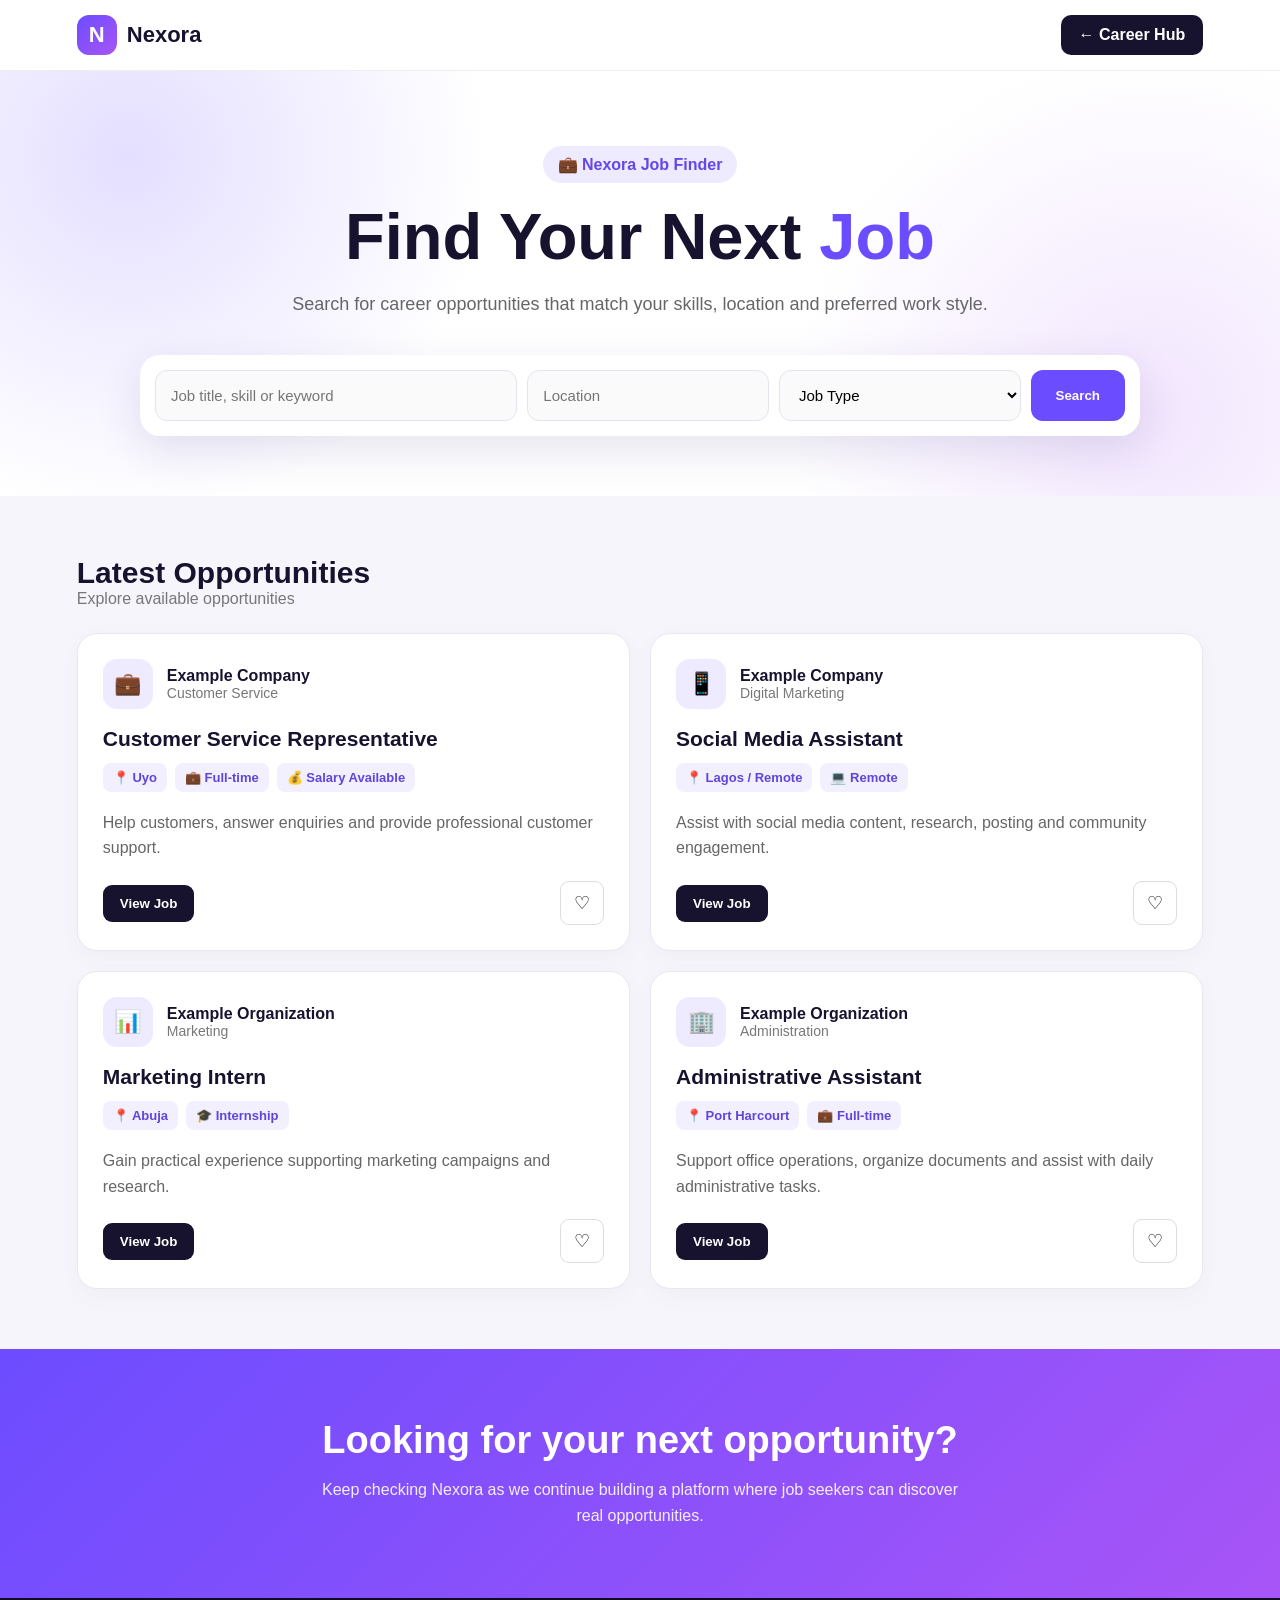
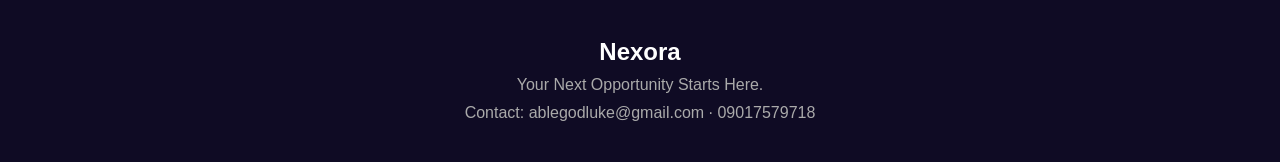
<file: pages/jobs.html>
<!DOCTYPE html>
<html lang="en">
<head>
    <meta charset="UTF-8">
    <meta name="viewport" content="width=device-width, initial-scale=1.0">

    <title>Nexora Jobs | Find Your Next Opportunity</title>

    <style>
        * {
            margin: 0;
            padding: 0;
            box-sizing: border-box;
        }

        html {
            scroll-behavior: smooth;
        }

        body {
            font-family: Arial, Helvetica, sans-serif;
            background: #f6f5fb;
            color: #17132f;
        }

        a {
            text-decoration: none;
            color: inherit;
        }

        /* NAVBAR */

        .navbar {
            position: sticky;
            top: 0;
            z-index: 1000;
            padding: 15px 6%;
            background: rgba(255,255,255,.95);
            backdrop-filter: blur(15px);
            border-bottom: 1px solid #eee;

            display: flex;
            align-items: center;
            justify-content: space-between;
        }

        .logo {
            display: flex;
            align-items: center;
            gap: 10px;
            font-size: 22px;
            font-weight: 800;
        }

        .logo span {
            width: 40px;
            height: 40px;
            display: flex;
            align-items: center;
            justify-content: center;

            border-radius: 12px;

            background: linear-gradient(
                135deg,
                #6c4cff,
                #a855f7
            );

            color: white;
        }

        .back-btn {
            padding: 11px 18px;
            background: #17132f;
            color: white;
            border-radius: 10px;
            font-weight: 700;
        }

        /* HERO */

        .hero {
            padding: 75px 6% 60px;
            text-align: center;

            background:
                radial-gradient(
                    circle at 10% 20%,
                    rgba(108,76,255,.18),
                    transparent 30%
                ),
                radial-gradient(
                    circle at 90% 80%,
                    rgba(168,85,247,.15),
                    transparent 30%
                ),
                white;
        }

        .badge {
            display: inline-block;

            padding: 9px 15px;

            border-radius: 30px;

            background: #eeeaff;
            color: #6546e8;

            font-weight: 700;

            margin-bottom: 20px;
        }

        .hero h1 {
            font-size: clamp(38px, 6vw, 65px);
            line-height: 1.05;
            margin-bottom: 18px;
        }

        .hero h1 span {
            color: #6c4cff;
        }

        .hero p {
            max-width: 700px;
            margin: auto;

            color: #666;
            font-size: 18px;
            line-height: 1.7;
        }

        /* SEARCH */

        .search-container {
            max-width: 1000px;
            margin: 35px auto 0;

            background: white;

            padding: 15px;

            border-radius: 20px;

            box-shadow:
                0 15px 45px rgba(50,30,120,.12);

            display: grid;

            grid-template-columns: 1.5fr 1fr 1fr auto;

            gap: 10px;
        }

        .search-container input,
        .search-container select {
            width: 100%;

            padding: 15px;

            border: 1px solid #e5e3ed;

            border-radius: 12px;

            outline: none;

            font-size: 15px;

            background: #fafafa;
        }

        .search-container input:focus,
        .search-container select:focus {
            border-color: #6c4cff;
        }

        .search-btn {
            border: none;

            padding: 0 25px;

            border-radius: 12px;

            background: #6c4cff;

            color: white;

            font-weight: 800;

            cursor: pointer;
        }

        /* MAIN */

        .main {
            padding: 60px 6%;
        }

        .content {
            max-width: 1200px;
            margin: auto;
        }

        .top-row {
            display: flex;
            align-items: center;
            justify-content: space-between;

            margin-bottom: 25px;
        }

        .top-row h2 {
            font-size: 30px;
        }

        .job-count {
            color: #777;
        }

        /* JOB GRID */

        .jobs-grid {
            display: grid;

            grid-template-columns: repeat(2, 1fr);

            gap: 20px;
        }

        /* JOB CARD */

        .job-card {
            background: white;

            border: 1px solid #e9e7f0;

            border-radius: 20px;

            padding: 25px;

            transition: .3s;

            box-shadow:
                0 7px 25px rgba(0,0,0,.03);
        }

        .job-card:hover {
            transform: translateY(-5px);

            box-shadow:
                0 18px 40px rgba(80,50,180,.12);
        }

        .company-row {
            display: flex;

            align-items: center;

            gap: 14px;

            margin-bottom: 18px;
        }

        .company-logo {
            width: 50px;
            height: 50px;

            border-radius: 14px;

            background: #eeeaff;

            display: flex;
            align-items: center;
            justify-content: center;

            font-size: 22px;
        }

        .company-name {
            color: #777;

            font-size: 14px;
        }

        .job-card h3 {
            font-size: 21px;

            margin-bottom: 12px;
        }

        .job-info {
            display: flex;

            flex-wrap: wrap;

            gap: 8px;

            margin-bottom: 18px;
        }

        .job-tag {
            background: #f2f0ff;

            color: #6044dc;

            padding: 7px 10px;

            border-radius: 8px;

            font-size: 13px;

            font-weight: 700;
        }

        .job-description {
            color: #666;

            line-height: 1.6;

            margin-bottom: 20px;
        }

        .job-footer {
            display: flex;

            align-items: center;

            justify-content: space-between;
        }

        .view-job {
            padding: 11px 17px;

            background: #17132f;

            color: white;

            border-radius: 9px;

            font-weight: 700;

            border: none;

            cursor: pointer;
        }

        .save-job {
            border: 1px solid #ddd;

            background: white;

            padding: 10px 13px;

            border-radius: 9px;

            cursor: pointer;

            font-size: 18px;
        }

        /* NO RESULTS */

        .no-results {
            display: none;

            text-align: center;

            padding: 60px 20px;

            background: white;

            border-radius: 20px;

            color: #777;
        }

        .no-results h3 {
            color: #17132f;

            margin-bottom: 10px;
        }

        /* CTA */

        .cta {
            padding: 70px 6%;

            text-align: center;

            background:
                linear-gradient(
                    135deg,
                    #6c4cff,
                    #a855f7
                );

            color: white;
        }

        .cta h2 {
            font-size: 38px;

            margin-bottom: 15px;
        }

        .cta p {
            max-width: 650px;

            margin: auto;

            line-height: 1.6;

            opacity: .9;
        }

        /* FOOTER */

        footer {
            padding: 40px 6%;

            background: #0f0b24;

            color: white;

            text-align: center;
        }

        footer p {
            color: #aaa;

            margin-top: 10px;
        }

        /* MOBILE */

        @media (max-width: 850px) {

            .search-container {
                grid-template-columns: 1fr;
            }

            .search-btn {
                padding: 15px;
            }

            .jobs-grid {
                grid-template-columns: 1fr;
            }

            .top-row {
                align-items: flex-start;

                gap: 10px;

                flex-direction: column;
            }

        }

        @media (max-width: 600px) {

            .navbar {
                padding: 12px 5%;
            }

            .hero {
                padding: 55px 5%;
            }

            .main {
                padding: 45px 5%;
            }

            .hero h1 {
                font-size: 42px;
            }

            .job-footer {
                align-items: flex-start;

                gap: 10px;

                flex-direction: column;
            }

        }

    </style>
</head>

<body>

    <!-- NAVBAR -->

    <header class="navbar">

        <a href="../index.html" class="logo">
            <span>N</span>
            Nexora
        </a>

        <a href="career.html" class="back-btn">
            ← Career Hub
        </a>

    </header>


    <!-- HERO -->

    <section class="hero">

        <div class="badge">
            💼 Nexora Job Finder
        </div>

        <h1>
            Find Your Next <span>Job</span>
        </h1>

        <p>
            Search for career opportunities that match your skills,
            location and preferred work style.
        </p>


        <!-- SEARCH -->

        <div class="search-container">

            <input
                type="text"
                id="keyword"
                placeholder="Job title, skill or keyword"
            >

            <input
                type="text"
                id="location"
                placeholder="Location"
            >

            <select id="jobType">

                <option value="">Job Type</option>

                <option value="Full-time">
                    Full-time
                </option>

                <option value="Part-time">
                    Part-time
                </option>

                <option value="Remote">
                    Remote
                </option>

                <option value="Internship">
                    Internship
                </option>

            </select>

            <button
                class="search-btn"
                onclick="searchJobs()"
            >
                Search
            </button>

        </div>

    </section>


    <!-- JOBS -->

    <main class="main">

        <div class="content">

            <div class="top-row">

                <div>

                    <h2>Latest Opportunities</h2>

                    <p class="job-count" id="jobCount">
                        Explore available opportunities
                    </p>

                </div>

            </div>


            <div class="jobs-grid" id="jobsGrid">


                <!-- JOB 1 -->

                <div
                    class="job-card"
                    data-title="customer service representative"
                    data-location="uyo"
                    data-type="Full-time"
                >

                    <div class="company-row">

                        <div class="company-logo">
                            💼
                        </div>

                        <div>
                            <strong>
                                Example Company
                            </strong>

                            <div class="company-name">
                                Customer Service
                            </div>
                        </div>

                    </div>

                    <h3>
                        Customer Service Representative
                    </h3>

                    <div class="job-info">

                        <span class="job-tag">
                            📍 Uyo
                        </span>

                        <span class="job-tag">
                            💼 Full-time
                        </span>

                        <span class="job-tag">
                            💰 Salary Available
                        </span>

                    </div>

                    <p class="job-description">

                        Help customers, answer enquiries and provide
                        professional customer support.

                    </p>

                    <div class="job-footer">

                        <button
                            class="view-job"
                            onclick="showJobMessage()"
                        >
                            View Job
                        </button>

                        <button
                            class="save-job"
                            onclick="saveJob(this)"
                        >
                            ♡
                        </button>

                    </div>

                </div>


                <!-- JOB 2 -->

                <div
                    class="job-card"
                    data-title="social media assistant"
                    data-location="lagos"
                    data-type="Remote"
                >

                    <div class="company-row">

                        <div class="company-logo">
                            📱
                        </div>

                        <div>

                            <strong>
                                Example Company
                            </strong>

                            <div class="company-name">
                                Digital Marketing
                            </div>

                        </div>

                    </div>

                    <h3>
                        Social Media Assistant
                    </h3>

                    <div class="job-info">

                        <span class="job-tag">
                            📍 Lagos / Remote
                        </span>

                        <span class="job-tag">
                            💻 Remote
                        </span>

                    </div>

                    <p class="job-description">

                        Assist with social media content, research,
                        posting and community engagement.

                    </p>

                    <div class="job-footer">

                        <button
                            class="view-job"
                            onclick="showJobMessage()"
                        >
                            View Job
                        </button>

                        <button
                            class="save-job"
                            onclick="saveJob(this)"
                        >
                            ♡
                        </button>

                    </div>

                </div>


                <!-- JOB 3 -->

                <div
                    class="job-card"
                    data-title="marketing intern"
                    data-location="abuja"
                    data-type="Internship"
                >

                    <div class="company-row">

                        <div class="company-logo">
                            📊
                        </div>

                        <div>

                            <strong>
                                Example Organization
                            </strong>

                            <div class="company-name">
                                Marketing
                            </div>

                        </div>

                    </div>

                    <h3>
                        Marketing Intern
                    </h3>

                    <div class="job-info">

                        <span class="job-tag">
                            📍 Abuja
                        </span>

                        <span class="job-tag">
                            🎓 Internship
                        </span>

                    </div>

                    <p class="job-description">

                        Gain practical experience supporting marketing
                        campaigns and research.

                    </p>

                    <div class="job-footer">

                        <button
                            class="view-job"
                            onclick="showJobMessage()"
                        >
                            View Job
                        </button>

                        <button
                            class="save-job"
                            onclick="saveJob(this)"
                        >
                            ♡
                        </button>

                    </div>

                </div>


                <!-- JOB 4 -->

                <div
                    class="job-card"
                    data-title="administrative assistant"
                    data-location="port harcourt"
                    data-type="Full-time"
                >

                    <div class="company-row">

                        <div class="company-logo">
                            🏢
                        </div>

                        <div>

                            <strong>
                                Example Organization
                            </strong>

                            <div class="company-name">
                                Administration
                            </div>

                        </div>

                    </div>

                    <h3>
                        Administrative Assistant
                    </h3>

                    <div class="job-info">

                        <span class="job-tag">
                            📍 Port Harcourt
                        </span>

                        <span class="job-tag">
                            💼 Full-time
                        </span>

                    </div>

                    <p class="job-description">

                        Support office operations, organize documents
                        and assist with daily administrative tasks.

                    </p>

                    <div class="job-footer">

                        <button
                            class="view-job"
                            onclick="showJobMessage()"
                        >
                            View Job
                        </button>

                        <button
                            class="save-job"
                            onclick="saveJob(this)"
                        >
                            ♡
                        </button>

                    </div>

                </div>

            </div>


            <!-- NO RESULTS -->

            <div
                class="no-results"
                id="noResults"
            >

                <h3>
                    No matching jobs found
                </h3>

                <p>
                    Try another keyword, location or job type.
                </p>

            </div>

        </div>

    </main>


    <!-- CTA -->

    <section class="cta">

        <h2>
            Looking for your next opportunity?
        </h2>

        <p>
            Keep checking Nexora as we continue building a platform
            where job seekers can discover real opportunities.
        </p>

    </section>


    <!-- FOOTER -->

    <footer>

        <h2>Nexora</h2>

        <p>
            Your Next Opportunity Starts Here.
        </p>

        <p>
            Contact: ablegodluke@gmail.com · 09017579718
        </p>

    </footer>


    <script>

        function searchJobs() {

            const keyword =
                document
                .getElementById("keyword")
                .value
                .toLowerCase()
                .trim();

            const location =
                document
                .getElementById("location")
                .value
                .toLowerCase()
                .trim();

            const jobType =
                document
                .getElementById("jobType")
                .value;

            const jobs =
                document.querySelectorAll(".job-card");

            const noResults =
                document.getElementById("noResults");

            const jobCount =
                document.getElementById("jobCount");

            let found = 0;

            jobs.forEach(function(job) {

                const title =
                    job.dataset.title.toLowerCase();

                const jobLocation =
                    job.dataset.location.toLowerCase();

                const type =
                    job.dataset.type;

                const keywordMatch =
                    !keyword ||
                    title.includes(keyword);

                const locationMatch =
                    !location ||
                    jobLocation.includes(location);

                const typeMatch =
                    !jobType ||
                    type === jobType;

                if (
                    keywordMatch &&
                    locationMatch &&
                    typeMatch
                ) {

                    job.style.display = "block";

                    found++;

                } else {

                    job.style.display = "none";

                }

            });


            if (found === 0) {

                noResults.style.display = "block";

                jobCount.textContent =
                    "No matching opportunities";

            } else {

                noResults.style.display = "none";

                jobCount.textContent =
                    found + " opportunity" +
                    (found > 1 ? "ies" : "y") +
                    " found";

            }

        }


        function saveJob(button) {

            if (button.textContent === "♡") {

                button.textContent = "♥";

                button.style.color = "#6c4cff";

            } else {

                button.textContent = "♡";

                button.style.color = "";

            }

        }


        function showJobMessage() {

            alert(
                "Job details and application will be available when this opportunity is connected to a verified employer."
            );

        }

    </script>

</body>
</html>
</file>
<file: style.css>
/* =====================================================
   NEXORA — GLOBAL STYLES
===================================================== */

* {
    margin: 0;
    padding: 0;
    box-sizing: border-box;
}

html {
    scroll-behavior: smooth;
}

body {
    font-family: Arial, Helvetica, sans-serif;
    color: #111827;
    background: #ffffff;
    line-height: 1.6;
    overflow-x: hidden;
}

button,
a {
    font-family: inherit;
}

button {
    cursor: pointer;
}

a {
    text-decoration: none;
}


/* =====================================================
   NAVIGATION
===================================================== */

.navbar {
    width: 100%;
    min-height: 72px;
    padding: 14px 6%;
    display: flex;
    align-items: center;
    justify-content: space-between;
    gap: 25px;

    background: rgba(255, 255, 255, 0.95);
    backdrop-filter: blur(15px);

    border-bottom: 1px solid #e5e7eb;

    position: sticky;
    top: 0;
    z-index: 1000;
}


.logo {
    display: flex;
    align-items: center;

    font-size: 23px;
    font-weight: 800;

    color: #111827;
}


.logo span {
    width: 38px;
    height: 38px;

    display: inline-flex;
    align-items: center;
    justify-content: center;

    margin-right: 8px;

    border-radius: 12px;

    background: linear-gradient(
        135deg,
        #2563eb,
        #7c3aed
    );

    color: white;

    box-shadow:
        0 8px 20px rgba(37, 99, 235, 0.25);
}


nav {
    display: flex;
    align-items: center;
    gap: 27px;
}


nav a {
    color: #374151;
    font-size: 14px;
    font-weight: 700;

    transition: 0.2s ease;
}


nav a:hover {
    color: #2563eb;
}


.menu-btn {
    display: none;

    border: none;
    background: transparent;

    font-size: 27px;
    color: #111827;
}


/* =====================================================
   HERO
===================================================== */

.hero {
    min-height: 720px;

    padding: 90px 7%;

    display: grid;
    grid-template-columns: 1.15fr 0.85fr;

    align-items: center;
    gap: 50px;

    position: relative;
    overflow: hidden;

    background:
        radial-gradient(
            circle at 85% 15%,
            rgba(124, 58, 237, 0.16),
            transparent 28%
        ),
        radial-gradient(
            circle at 10% 90%,
            rgba(37, 99, 235, 0.13),
            transparent 28%
        ),
        linear-gradient(
            135deg,
            #ffffff,
            #f8faff
        );
}


.hero-content {
    max-width: 760px;
}


.badge {
    display: inline-block;

    padding: 9px 15px;

    border-radius: 50px;

    background: #eef2ff;

    border: 1px solid #c7d2fe;

    color: #4f46e5;

    font-size: 12px;
    font-weight: 800;

    letter-spacing: 0.5px;

    margin-bottom: 25px;
}


.hero h1 {
    font-size: clamp(48px, 7vw, 82px);

    line-height: 1;

    letter-spacing: -4px;

    margin-bottom: 27px;

    color: #111827;
}


.hero h1 span {
    display: inline;

    background: linear-gradient(
        90deg,
        #2563eb,
        #7c3aed,
        #db2777
    );

    -webkit-background-clip: text;
    background-clip: text;

    color: transparent;
}


.hero p {
    max-width: 680px;

    color: #5b6472;

    font-size: 18px;

    margin-bottom: 32px;
}


.hero-buttons {
    display: flex;
    gap: 13px;
    flex-wrap: wrap;
}


.primary-btn,
.secondary-btn {
    padding: 14px 23px;

    border-radius: 12px;

    font-size: 14px;
    font-weight: 800;

    transition: 0.25s ease;
}


.primary-btn {
    border: none;

    color: white;

    background: linear-gradient(
        135deg,
        #2563eb,
        #7c3aed
    );

    box-shadow:
        0 12px 25px rgba(79, 70, 229, 0.22);
}


.primary-btn:hover {
    transform: translateY(-2px);

    box-shadow:
        0 16px 30px rgba(79, 70, 229, 0.3);
}


.secondary-btn {
    border: 1px solid #d1d5db;

    background: white;

    color: #111827;
}


.secondary-btn:hover {
    border-color: #818cf8;

    color: #4f46e5;
}


.hero-visual {
    min-height: 500px;

    position: relative;

    display: flex;
    align-items: center;
    justify-content: center;
}


.hero-circle {
    width: 280px;
    height: 280px;

    border-radius: 50%;

    display: flex;
    align-items: center;
    justify-content: center;

    background:
        linear-gradient(
            135deg,
            #2563eb,
            #7c3aed,
            #db2777
        );

    box-shadow:
        0 35px 80px rgba(79, 70, 229, 0.28);
}


.hero-circle span {
    width: 145px;
    height: 145px;

    display: flex;
    align-items: center;
    justify-content: center;

    border-radius: 38px;

    background: rgba(255, 255, 255, 0.95);

    color: #4f46e5;

    font-size: 75px;
    font-weight: 900;

    box-shadow:
        0 20px 40px rgba(0, 0, 0, 0.12);
}


.floating-card {
    position: absolute;

    display: flex;
    align-items: center;
    gap: 12px;

    padding: 15px 18px;

    min-width: 175px;

    border-radius: 16px;

    background: rgba(255, 255, 255, 0.92);

    border: 1px solid rgba(255, 255, 255, 0.7);

    box-shadow:
        0 18px 45px rgba(15, 23, 42, 0.12);

    backdrop-filter: blur(15px);

    animation: floatCard 4s ease-in-out infinite;
}


.floating-card > span {
    font-size: 28px;
}


.floating-card div {
    display: flex;
    flex-direction: column;
}


.floating-card strong {
    font-size: 14px;
}


.floating-card small {
    color: #6b7280;
    font-size: 11px;
}


.floating-card-one {
    top: 80px;
    left: 5px;
}


.floating-card-two {
    right: 0;
    top: 185px;

    animation-delay: 0.8s;
}


.floating-card-three {
    bottom: 65px;
    left: 30px;

    animation-delay: 1.5s;
}


@keyframes floatCard {

    0%,
    100% {
        transform: translateY(0);
    }

    50% {
        transform: translateY(-10px);
    }
}


/* =====================================================
   GENERAL SECTIONS
===================================================== */

.section {
    padding: 105px 7%;
}


.section-heading {
    max-width: 750px;

    margin: 0 auto 55px;

    text-align: center;
}


.section-label {
    color: #4f46e5;

    font-size: 11px;

    font-weight: 900;

    letter-spacing: 2px;
}


.section-heading h2 {
    font-size: clamp(35px, 5vw, 58px);

    line-height: 1.08;

    letter-spacing: -2px;

    margin: 14px 0 17px;
}


.section-heading h2 span {
    color: #4f46e5;
}


.section-heading p {
    max-width: 650px;

    margin: auto;

    color: #6b7280;

    font-size: 16px;
}


/* =====================================================
   FEATURES
===================================================== */

.features-section {
    background: #ffffff;
}


.feature-grid {
    max-width: 1180px;

    margin: auto;

    display: grid;

    grid-template-columns: repeat(3, 1fr);

    gap: 22px;
}


.feature-card {
    padding: 32px;

    min-height: 260px;

    border-radius: 22px;

    border: 1px solid #e5e7eb;

    background: white;

    position: relative;

    overflow: hidden;

    transition: 0.3s ease;
}


.feature-card::before {
    content: "";

    position: absolute;

    width: 120px;
    height: 120px;

    border-radius: 50%;

    right: -45px;
    top: -45px;

    opacity: 0.15;
}


.career-feature::before {
    background: #2563eb;
}


.student-feature::before {
    background: #f59e0b;
}


.ai-feature::before {
    background: #7c3aed;
}


.website-feature::before {
    background: #06b6d4;
}


.store-feature::before {
    background: #ec4899;
}


.dashboard-feature::before {
    background: #10b981;
}


.feature-card:hover {
    transform: translateY(-8px);

    box-shadow:
        0 20px 45px rgba(15, 23, 42, 0.1);
}


.feature-icon {
    width: 55px;
    height: 55px;

    display: flex;
    align-items: center;
    justify-content: center;

    border-radius: 16px;

    background: #f1f5f9;

    font-size: 27px;

    margin-bottom: 20px;
}


.feature-card h3 {
    font-size: 20px;

    margin-bottom: 9px;
}


.feature-card p {
    color: #6b7280;

    font-size: 14px;

    margin-bottom: 20px;
}


.feature-card button {
    border: none;

    background: transparent;

    color: #4f46e5;

    font-weight: 800;

    padding: 0;
}


/* =====================================================
   NEXORA DASHBOARD / HUB
===================================================== */

.dashboard-section {
    padding: 110px 7%;

    background:
        linear-gradient(
            180deg,
            #f8fafc,
            #eef2ff
        );
}


.dashboard-heading {
    max-width: 750px;

    text-align: center;

    margin: 0 auto 55px;
}


.dashboard-heading h2 {
    font-size: clamp(35px, 5vw, 58px);

    line-height: 1.08;

    letter-spacing: -2px;

    margin: 14px 0;
}


.dashboard-heading h2 span {
    color: #4f46e5;
}


.dashboard-heading p {
    color: #64748b;
}


.dashboard-container {
    max-width: 1200px;

    min-height: 600px;

    margin: auto;

    display: grid;

    grid-template-columns: 230px 1fr;

    overflow: hidden;

    border-radius: 25px;

    background: white;

    border: 1px solid #e2e8f0;

    box-shadow:
        0 30px 70px rgba(15, 23, 42, 0.1);
}


/* SIDEBAR */

.dashboard-sidebar {
    padding: 25px 15px;

    background:
        linear-gradient(
            180deg,
            #111827,
            #1e1b4b
        );

    display: flex;

    flex-direction: column;

    gap: 7px;
}


.dashboard-brand {
    display: flex;

    align-items: center;

    gap: 10px;

    color: white;

    padding: 10px;

    margin-bottom: 25px;
}


.dashboard-brand span {
    width: 35px;
    height: 35px;

    display: flex;

    align-items: center;
    justify-content: center;

    border-radius: 10px;

    background: linear-gradient(
        135deg,
        #3b82f6,
        #a855f7
    );

    font-weight: 900;
}


.dashboard-link {
    width: 100%;

    padding: 13px;

    border: none;

    border-radius: 11px;

    background: transparent;

    color: #cbd5e1;

    text-align: left;

    display: flex;

    align-items: center;

    gap: 12px;

    font-size: 13px;

    font-weight: 700;

    transition: 0.2s;
}


.dashboard-link:hover,
.dashboard-link.active {
    background: rgba(255, 255, 255, 0.1);

    color: white;
}


/* DASHBOARD CONTENT */

.dashboard-content {
    padding: 32px;

    background: #f8fafc;
}


.dashboard-welcome {
    display: flex;

    align-items: center;

    justify-content: space-between;

    padding: 28px;

    border-radius: 20px;

    background:
        linear-gradient(
            135deg,
            #eef2ff,
            #f5f3ff
        );

    border: 1px solid #ddd6fe;

    margin-bottom: 25px;
}


.dashboard-welcome span {
    font-size: 10px;

    font-weight: 900;

    letter-spacing: 1.5px;

    color: #6366f1;
}


.dashboard-welcome h3 {
    font-size: 28px;

    margin: 5px 0;
}


.dashboard-welcome p {
    color: #64748b;

    font-size: 13px;
}


.dashboard-n-icon {
    width: 62px;
    height: 62px;

    display: flex;

    align-items: center;
    justify-content: center;

    border-radius: 20px;

    background: linear-gradient(
        135deg,
        #2563eb,
        #7c3aed
    );

    color: white;

    font-size: 28px;

    font-weight: 900;

    box-shadow:
        0 12px 25px rgba(79, 70, 229, 0.25);
}


/* DASHBOARD CARDS */

.dashboard-grid {
    display: grid;

    grid-template-columns: repeat(2, 1fr);

    gap: 18px;
}


.dashboard-card {
    padding: 24px;

    border-radius: 18px;

    background: white;

    border: 1px solid #e5e7eb;

    transition: 0.25s;
}


.dashboard-card:hover {
    transform: translateY(-4px);

    box-shadow:
        0 15px 35px rgba(15, 23, 42, 0.08);
}


.dashboard-card-icon {
    font-size: 28px;

    display: block;

    margin-bottom: 12px;
}


.dashboard-card h3 {
    font-size: 18px;

    margin-bottom: 7px;
}


.dashboard-card p {
    color: #64748b;

    font-size: 13px;

    margin-bottom: 17px;
}


.dashboard-card button {
    border: none;

    background: transparent;

    color: #4f46e5;

    font-weight: 800;

    padding: 0;
}


/* QUICK ACCESS */

.quick-access {
    margin-top: 25px;

    padding: 25px;

    background: white;

    border-radius: 18px;

    border: 1px solid #e5e7eb;
}


.quick-access-heading h3 {
    font-size: 18px;
}


.quick-access-heading p {
    color: #64748b;

    font-size: 13px;

    margin-bottom: 18px;
}


.quick-access-grid {
    display: grid;

    grid-template-columns: repeat(4, 1fr);

    gap: 12px;
}


.quick-access-grid button {
    padding: 13px;

    border-radius: 11px;

    border: 1px solid #e5e7eb;

    background: #f8fafc;

    color: #374151;

    font-weight: 700;

    font-size: 12px;

    transition: 0.2s;
}


.quick-access-grid button:hover {
    border-color: #818cf8;

    background: #eef2ff;

    color: #4f46e5;
}


/* =====================================================
   CAREER
===================================================== */

.career-section {
    background:
        radial-gradient(
            circle at 10% 20%,
            rgba(79, 70, 229, 0.18),
            transparent 25%
        ),
        #0f172a;

    color: white;
}


.dark-section .section-label {
    color: #a5b4fc;
}


.section-heading.light h2 {
    color: white;
}


.section-heading.light h2 span {
    color: #a5b4fc;
}


.section-heading.light p {
    color: #cbd5e1;
}


.career-grid {
    max-width: 1180px;

    margin: auto;

    display: grid;

    grid-template-columns: repeat(3, 1fr);

    gap: 20px;
}


.career-card {
    padding: 30px;

    border-radius: 20px;

    background: rgba(255, 255, 255, 0.06);

    border: 1px solid rgba(255, 255, 255, 0.1);

    transition: 0.3s;
}


.career-card:hover {
    transform: translateY(-6px);

    background: rgba(255, 255, 255, 0.09);

    border-color: rgba(165, 180, 252, 0.4);
}


.career-icon {
    font-size: 32px;

    margin-bottom: 17px;
}


.career-card h3 {
    font-size: 19px;

    margin-bottom: 8px;
}


.career-card p {
    color: #cbd5e1;

    font-size: 14px;

    margin-bottom: 20px;
}


.career-card button {
    border: none;

    padding: 10px 15px;

    border-radius: 9px;

    background: white;

    color: #111827;

    font-weight: 800;
}


/* =====================================================
   STUDENTS
===================================================== */

.students-section {
    background:
        linear-gradient(
            180deg,
            #ffffff,
            #fff7ed
        );
}


.student-options {
    max-width: 1000px;

    margin: auto;

    display: grid;

    grid-template-columns: repeat(3, 1fr);

    gap: 16px;
}


.student-options button {
    min-height: 100px;

    padding: 20px;

    border-radius: 17px;

    border: 1px solid #e5e7eb;

    background: white;

    display: flex;

    align-items: center;

    justify-content: flex-start;

    gap: 14px;

    font-size: 15px;

    font-weight: 800;

    color: #374151;

    transition: 0.25s;
}


.student-options button:first-letter {
    font-size: 25px;
}


.student-options button:hover {
    transform: translateY(-4px);

    border-color: #f59e0b;

    box-shadow:
        0 15px 30px rgba(245, 158, 11, 0.12);
}


/* =====================================================
   AI TOOLS
===================================================== */

.ai-section {
    background:
        linear-gradient(
            135deg,
            #f5f3ff,
            #eff6ff
        );
}


.ai-grid {
    max-width: 1150px;

    margin: auto;

    display: grid;

    grid-template-columns: repeat(4, 1fr);

    gap: 20px;
}


.ai-card {
    padding: 30px;

    border-radius: 20px;

    background: white;

    border: 1px solid #e5e7eb;

    transition: 0.25s;

    position: relative;

    overflow: hidden;
}


.ai-card::after {
    content: "";

    position: absolute;

    width: 90px;
    height: 90px;

    right: -35px;
    bottom: -35px;

    border-radius: 50%;

    background: #c4b5fd;

    opacity: 0.2;
}


.ai-card:hover {
    transform: translateY(-7px);

    box-shadow:
        0 20px 40px rgba(79, 70, 229, 0.1);
}


.ai-icon {
    display: block;

    font-size: 32px;

    margin-bottom: 15px;
}


.ai-card h3 {
    font-size: 18px;

    margin-bottom: 8px;
}


.ai-card p {
    color: #6b7280;

    font-size: 13px;

    margin-bottom: 18px;
}


.ai-card button {
    border: none;

    background: transparent;

    color: #4f46e5;

    font-weight: 800;

    padding: 0;
}


/* =====================================================
   STORE
===================================================== */

.store-section {
    padding: 120px 7%;

    text-align: center;

    background:
        radial-gradient(
            circle at 20% 30%,
            rgba(236, 72, 153, 0.2),
            transparent 25%
        ),
        radial-gradient(
            circle at 80% 70%,
            rgba(124, 58, 237, 0.22),
            transparent 25%
        ),
        linear-gradient(
            135deg,
            #eef2ff,
            #fdf2f8
        );
}


.store-content {
    max-width: 800px;

    margin: auto;
}


.store-content h2 {
    font-size: clamp(38px, 5vw, 60px);

    line-height: 1.05;

    letter-spacing: -2px;

    margin: 15px 0;
}


.store-content h2 span {
    color: #db2777;
}


.store-content p {
    max-width: 650px;

    margin: 0 auto 28px;

    color: #64748b;

    font-size: 16px;
}


/* =====================================================
   BUSINESS
===================================================== */

.business-section {
    padding: 120px 7%;

    text-align: center;

    background:
        linear-gradient(
            180deg,
            #ffffff,
            #ecfeff
        );
}


.business-content {
    max-width: 850px;

    margin: auto;
}


.business-content h2 {
    font-size: clamp(38px, 5vw, 60px);

    line-height: 1.05;

    letter-spacing: -2px;

    margin: 15px 0;
}


.business-content h2 span {
    color: #0891b2;
}


.business-content p {
    max-width: 650px;

    margin: 0 auto 28px;

    color: #64748b;

    font-size: 16px;
}


/* =====================================================
   FINAL CTA
===================================================== */

.final-cta {
    padding: 120px 7%;

    text-align: center;

    background:
        radial-gradient(
            circle at center,
            rgba(124, 58, 237, 0.28),
            transparent 45%
        ),
        #111827;

    color: white;
}


.final-cta-content {
    max-width: 800px;

    margin: auto;
}


.final-cta h2 {
    font-size: clamp(38px, 5vw, 60px);

    line-height: 1.05;

    letter-spacing: -2px;

    margin: 15px 0;
}


.final-cta p {
    color: #cbd5e1;

    margin: 20px 0 28px;
}


/* =====================================================
   FOOTER
===================================================== */

footer {
    padding: 70px 7% 25px;

    background: #020617;

    color: white;
}


.footer-main {
    max-width: 1200px;

    margin: auto;

    display: grid;

    grid-template-columns: 2fr 1fr 1fr 1.4fr;

    gap: 50px;

    padding-bottom: 50px;
}


.footer-brand .logo {
    color: white;

    margin-bottom: 15px;
}


.footer-brand p {
    color: #94a3b8;

    max-width: 280px;
}


.footer-column {
    display: flex;

    flex-direction: column;

    gap: 10px;
}


.footer-column h4 {
    margin-bottom: 8px;

    font-size: 14px;
}


.footer-column a {
    color: #94a3b8;

    font-size: 13px;

    transition: 0.2s;
}


.footer-column a:hover {
    color: white;
}


.copyright {
    max-width: 1200px;

    margin: auto;

    padding-top: 22px;

    border-top: 1px solid #1e293b;

    color: #64748b;

    font-size: 12px;
}


/* =====================================================
   TABLET
===================================================== */

@media (max-width: 1000px) {

    .hero {
        grid-template-columns: 1fr;
        text-align: center;
    }


    .hero-content {
        margin: auto;
    }


    .hero p {
        margin-left: auto;
        margin-right: auto;
    }


    .hero-buttons {
        justify-content: center;
    }


    .hero-visual {
        min-height: 420px;
    }


    .feature-grid,
    .career-grid {
        grid-template-columns: repeat(2, 1fr);
    }


    .ai-grid {
        grid-template-columns: repeat(2, 1fr);
    }


    .dashboard-container {
        grid-template-columns: 190px 1fr;
    }


    .footer-main {
        grid-template-columns: 1fr 1fr;
    }

}


/* =====================================================
   MOBILE NAVIGATION
===================================================== */

.payment-box {
    background: linear-gradient(145deg, #17132f, #2b1d5c);
    color: white;
    margin-top: 30px;
    padding: 35px 25px;
    border-radius: 24px;
    text-align: center;
    position: relative;
    overflow: hidden;
    box-shadow: 0 18px 45px rgba(23, 19, 47, 0.25);
}

.payment-box::before {
    content: "";
    position: absolute;
    width: 180px;
    height: 180px;
    background: rgba(255,255,255,0.06);
    border-radius: 50%;
    top: -80px;
    right: -50px;
}

.payment-box::after {
    content: "";
    position: absolute;
    width: 130px;
    height: 130px;
    background: rgba(96,68,216,0.25);
    border-radius: 50%;
    bottom: -70px;
    left: -40px;
}

.payment-badge {
    display: inline-block;
    background: rgba(255,255,255,0.12);
    border: 1px solid rgba(255,255,255,0.15);
    padding: 7px 14px;
    border-radius: 30px;
    font-size: 12px;
    font-weight: 700;
    margin-bottom: 15px;
}

.payment-box h2 {
    font-size: 27px;
    margin-bottom: 12px;
}

.payment-box p {
    color: #ddd9ed;
    line-height: 1.7;
    max-width: 600px;
    margin: 0 auto 20px;
}

.price-card {
    background: white;
    color: #17132f;
    max-width: 390px;
    margin: 25px auto;
    padding: 25px;
    border-radius: 18px;
    position: relative;
    z-index: 2;
}

.price-label {
    font-size: 13px;
    color: #777;
    margin-bottom: 5px;
}

.price {
    font-size: 42px;
    font-weight: 900;
    margin-bottom: 5px;
}

.price-subtitle {
    color: #777;
    font-size: 13px;
}

.payment-features {
    text-align: left;
    margin: 20px 0 0;
    padding: 0;
    list-style: none;
}

.payment-features li {
    padding: 10px 0;
    border-bottom: 1px solid #eeeeee;
    font-size: 14px;
}

.payment-features li:last-child {
    border-bottom: none;
}

.pay-btn {
    width: 100%;
    max-width: 390px;
    padding: 17px;
    border: none;
    border-radius: 12px;
    background: #6044d8;
    color: white;
    font-size: 16px;
    font-weight: 800;
    cursor: pointer;
    margin-top: 20px;
    box-shadow: 0 8px 20px rgba(96,68,216,0.35);
    transition: 0.2s;
}

.pay-btn:hover {
    transform: translateY(-2px);
}

.payment-box .edit-btn {
    width: 100%;
    max-width: 390px;
    margin-top: 10px;
}
@media (max-width: 850px) {

    nav {
        display: none;

        position: absolute;

        top: 72px;
        left: 0;

        width: 100%;

        padding: 22px;

        flex-direction: column;

        align-items: flex-start;

        gap: 17px;

        background: white;

        border-bottom: 1px solid #e5e7eb;

        box-shadow:
            0 15px 30px rgba(15, 23, 42, 0.08);
    }


    nav.active {
        display: flex;
    }


    .menu-btn {
        display: block;
    }


    .hero {
        padding: 75px 6%;
    }


    .hero h1 {
        letter-spacing: -2.5px;
    }


    .dashboard-container {
        grid-template-columns: 1fr;
    }


    .dashboard-sidebar {
        display: grid;

        grid-template-columns: repeat(3, 1fr);

        padding: 15px;
    }


    .dashboard-brand {
        display: none;
    }


    .dashboard-link {
        justify-content: center;

        text-align: center;
    }


    .dashboard-link span {
        display: none;
    }


    .quick-access-grid {
        grid-template-columns: repeat(2, 1fr);
    }

}


/* =====================================================
   SMALL MOBILE
===================================================== */

@media (max-width: 600px) {

    .navbar {
        padding: 12px 5%;
    }


    .logo {
        font-size: 20px;
    }


    .logo span {
        width: 34px;
        height: 34px;
    }


    .hero {
        min-height: auto;

        padding: 70px 5%;
    }


    .hero h1 {
        font-size: 48px;

        letter-spacing: -2px;
    }


    .hero p {
        font-size: 15px;
    }


    .hero-buttons {
        flex-direction: column;
    }


    .hero-buttons button {
        width: 100%;
    }


    .hero-visual {
        min-height: 360px;
    }


    .hero-circle {
        width: 210px;
        height: 210px;
    }


    .hero-circle span {
        width: 105px;
        height: 105px;

        font-size: 55px;
    }


    .floating-card {
        min-width: 145px;

        padding: 11px;

        font-size: 12px;
    }


    .floating-card-one {
        left: 0;
        top: 45px;
    }


    .floating-card-two {
        right: 0;
        top: 140px;
    }


    .floating-card-three {
        left: 5px;
        bottom: 30px;
    }


    .section {
        padding: 80px 5%;
    }


    .section-heading h2,
    .dashboard-heading h2 {
        letter-spacing: -1.5px;
    }


    .feature-grid,
    .career-grid,
    .student-options,
    .ai-grid {
        grid-template-columns: 1fr;
    }


    .feature-card {
        min-height: auto;
    }


    .dashboard-section {
        padding: 80px 5%;
    }


    .dashboard-content {
        padding: 18px;
    }


    .dashboard-welcome {
        padding: 20px;

        align-items: flex-start;
    }


    .dashboard-welcome h3 {
        font-size: 22px;
    }


    .dashboard-n-icon {
        width: 48px;
        height: 48px;

        font-size: 20px;

        border-radius: 15px;
    }


    .dashboard-grid {
        grid-template-columns: 1fr;
    }


    .quick-access-grid {
        grid-template-columns: 1fr;
    }


    .dashboard-sidebar {
        grid-template-columns: repeat(3, 1fr);
    }


    .dashboard-link {
        font-size: 16px;

        padding: 10px;
    }


    .store-section,
    .business-section,
    .final-cta {
        padding: 85px 5%;
    }


    .footer-main {
        grid-template-columns: 1fr;

        gap: 35px;
    }

}
</file>
